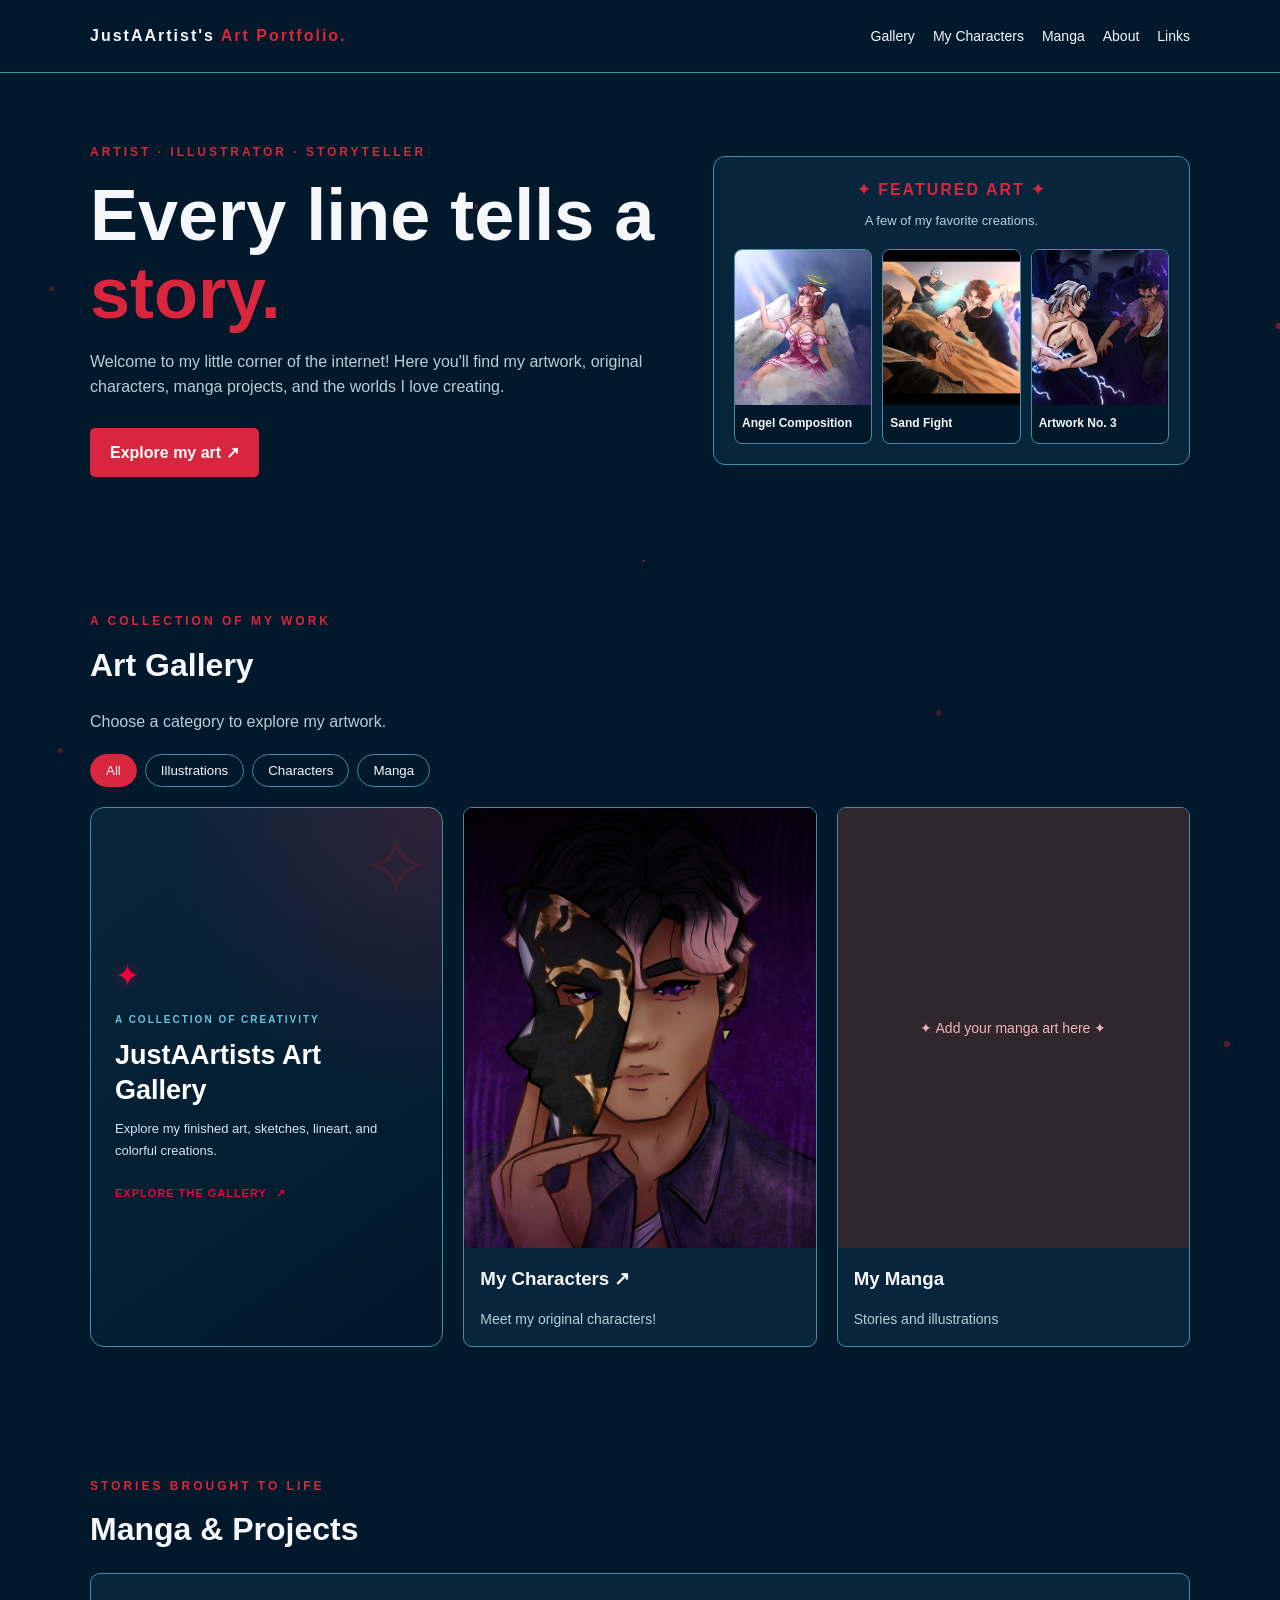
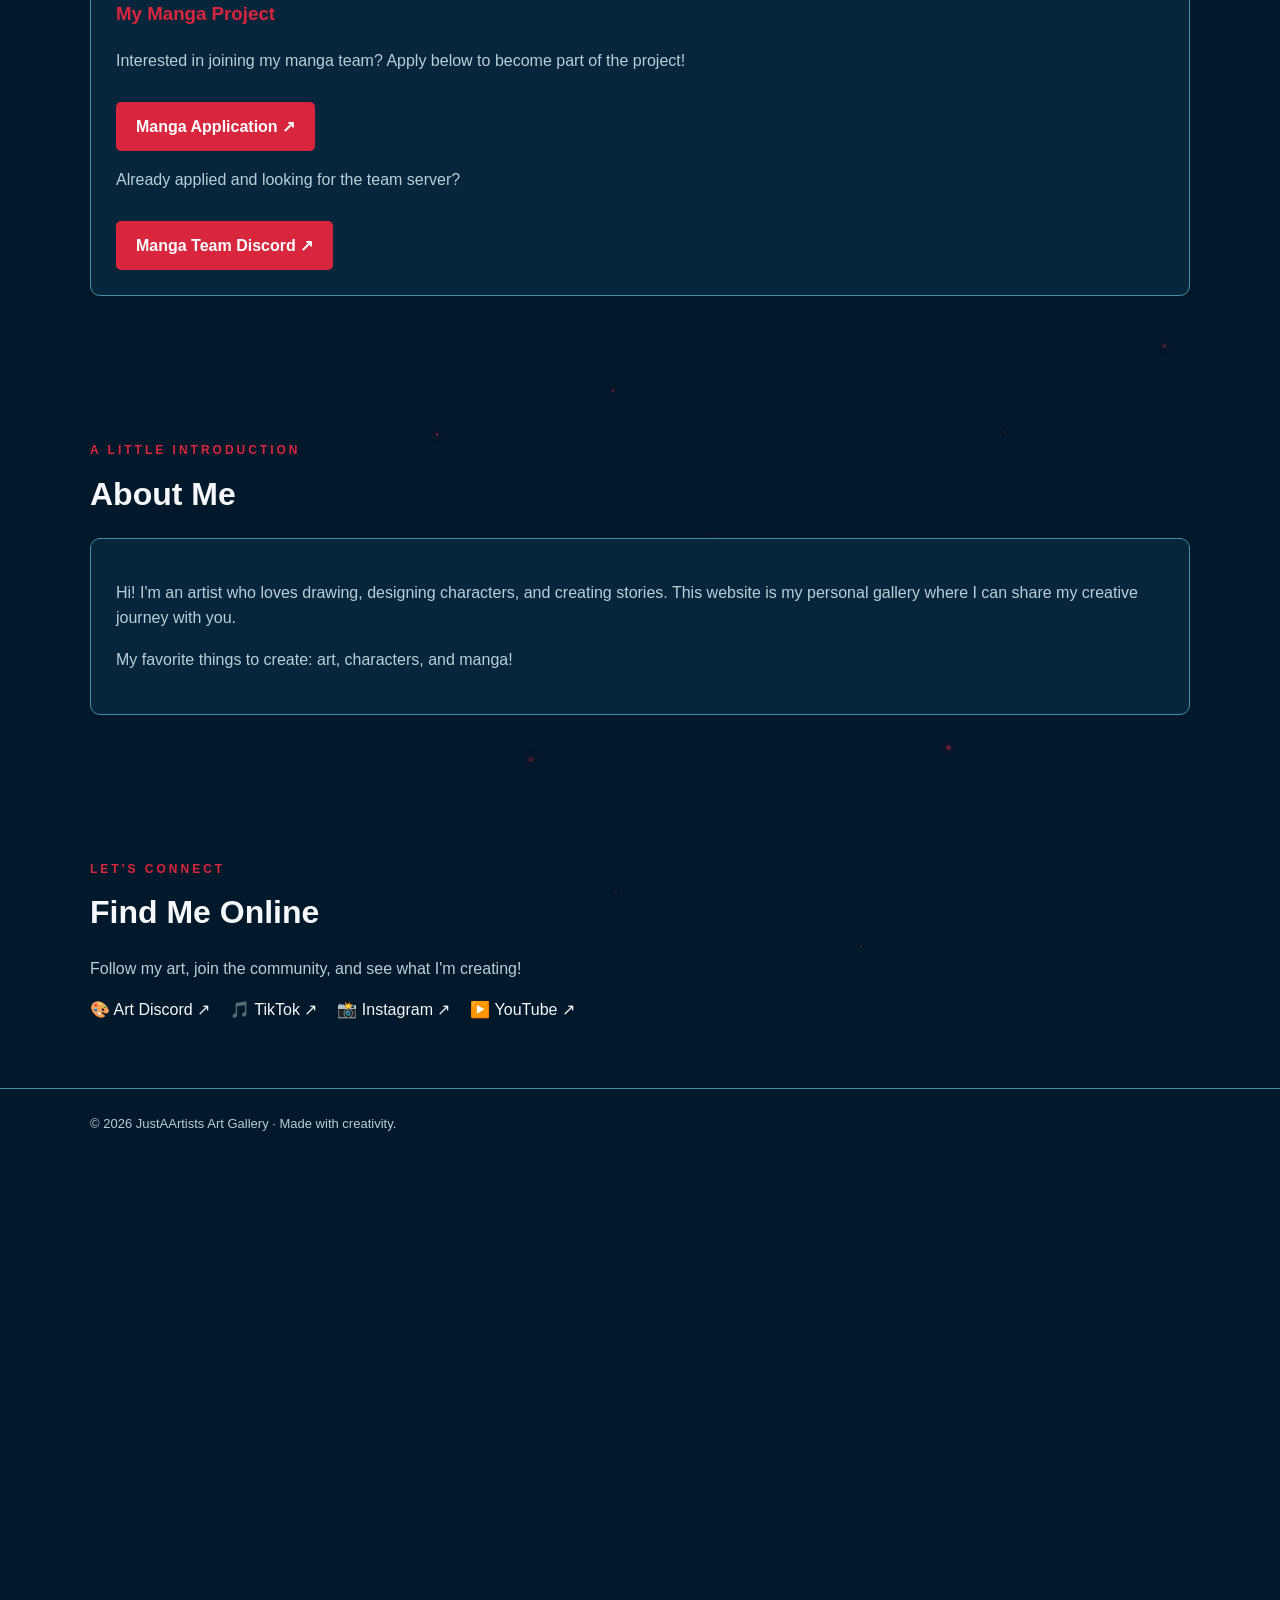
<file: index.html>
<!DOCTYPE html>
<html lang="en">
<head>
  <meta charset="UTF-8">
  <meta name="viewport" content="width=device-width, initial-scale=1">
  <title>JustAArtists Art Gallery</title>

  <style>
    :root {
      --background: #02182B;
      --card: #08263B;
      --text: #F5F7FA;
      --muted: #B7CEDA;
      --red: #D7263D;
      --border: #448FA3;
      --accent: #68C5DB;

      --sky-blue: #68C5DB;
      --pacific-cyan: #448FA3;
      --dodger-blue: #0197F6;
      --classic-crimson: #D7263D;
      --prussian-blue: #02182B;
      --bright-crimson: #F2003C;
      --dark-red: #7C0A02;
      --vivid-red: #ED2939;
      --deep-burgundy: #58111A;
    }

    * {
      box-sizing: border-box;
    }

    html {
      scroll-behavior: smooth;
    }

    body {
      margin: 0;
      background: var(--background);
      color: var(--text);
      font-family: Arial, sans-serif;
      line-height: 1.6;
    }

    a {
      color: inherit;
      text-decoration: none;
    }

    .container {
      width: 90%;
      max-width: 1100px;
      margin: auto;
    }

    header {
      position: sticky;
      top: 0;
      z-index: 10;
      background: var(--background);
      border-bottom: 1px solid var(--border);
    }

    nav {
      min-height: 72px;
      display: flex;
      align-items: center;
      justify-content: space-between;
      gap: 20px;
    }

    .logo {
      font-weight: bold;
      letter-spacing: 2px;
    }

    .logo span,
    .red {
      color: var(--red);
    }

    .nav-links {
      display: flex;
      flex-wrap: wrap;
      gap: 18px;
      font-size: 14px;
    }

    .nav-links a:hover,
    .socials a:hover {
      color: var(--red);
    }

    .hero {
      min-height: 430px;
      padding-top: 70px;
      padding-bottom: 70px;
      display: grid;
      grid-template-columns: 1.1fr 0.9fr;
      align-items: center;
      gap: 40px;
    }

    .eyebrow {
      color: var(--red);
      text-transform: uppercase;
      letter-spacing: 3px;
      font-size: 12px;
      font-weight: bold;
    }

    h1 {
      font-size: clamp(42px, 7vw, 72px);
      line-height: 1.08;
      margin: 15px 0;
    }

    h2 {
      font-size: 32px;
      margin: 8px 0 18px;
    }

    h3 {
      margin-top: 0;
    }

    p {
      color: var(--muted);
    }

    .button {
      display: inline-block;
      padding: 12px 20px;
      margin-top: 12px;
      border-radius: 5px;
      background: var(--red);
      color: white;
      font-weight: bold;
    }

    .button:hover {
      opacity: 0.85;
    }

    /* Featured artwork on the homepage */
    .hero-art {
      min-height: 300px;
      padding: 20px;
      border: 1px solid var(--border);
      border-radius: 12px;
      background: var(--card);
      display: flex;
      align-items: center;
      justify-content: center;
      text-align: center;
    }

    .featured-content {
      width: 100%;
      min-width: 0;
    }

    .featured-title {
      font-weight: bold;
      letter-spacing: 2px;
    }

    .featured-subtitle {
      margin: 8px 0 18px;
      font-size: 13px;
    }

    .featured-grid {
      display: grid;
      grid-template-columns: repeat(3, minmax(0, 1fr));
      gap: 10px;
      text-align: left;
    }

    .featured-card {
      display: block;
      min-width: 0;
      overflow: hidden;
      border: 1px solid var(--border);
      border-radius: 8px;
      background: var(--background);
      transition: transform 0.2s ease, border-color 0.2s ease;
    }

    .featured-card:hover {
      transform: translateY(-4px);
      border-color: var(--red);
    }

    .featured-card img {
      display: block;
      width: 100%;
      height: 155px;
      object-fit: cover;
    }

    .featured-card span {
      display: block;
      padding: 9px 7px;
      color: var(--text);
      font-size: 12px;
      font-weight: bold;
      overflow-wrap: anywhere;
    }

    /* Main gallery section */
    section {
      padding: 65px 0;
      scroll-margin-top: 75px;
    }

    .section-heading {
      margin-bottom: 25px;
    }

    .filters {
      display: flex;
      flex-wrap: wrap;
      gap: 8px;
      margin: 20px 0;
    }

    .filters button {
      padding: 8px 15px;
      color: var(--text);
      background: transparent;
      border: 1px solid var(--border);
      border-radius: 20px;
      cursor: pointer;
    }

    .filters button.active,
    .filters button:hover {
      background: var(--red);
      border-color: var(--red);
    }

    .gallery {
      display: grid;
      grid-template-columns: repeat(3, minmax(0, 1fr));
      gap: 20px;
      align-items: stretch;
    }

    .art-card {
      min-width: 0;
      overflow: hidden;
      background: var(--card);
      border: 1px solid var(--border);
      border-radius: 9px;
    }

    .art-card[hidden] {
      display: none;
    }

    .art-image {
      aspect-ratio: 4 / 5;
      display: flex;
      align-items: center;
      justify-content: center;
      padding: 20px;
      text-align: center;
      background: #30272d;
      color: #f2b2bc;
    }

    .art-image span {
      font-size: 14px;
    }

    .art-info {
      padding: 16px;
    }

    .art-info h3 {
      margin: 0;
    }

    .art-info p {
      margin-bottom: 0;
      font-size: 14px;
    }

    /* JustAArtists Art Gallery link card */
    .dictionary-card {
      display: flex;
      flex-direction: column;
      align-items: flex-start;
      justify-content: center;
      min-width: 0;
      min-height: 100%;
      padding: 24px;
      color: var(--text);
      background:
        radial-gradient(
          circle at 100% 0%,
          rgba(215, 38, 61, 0.2),
          transparent 45%
        ),
        linear-gradient(145deg, #08263B, #02182B);
      border: 1px solid var(--border);
      border-radius: 14px;
      position: relative;
      overflow: hidden;
      transition:
        transform 0.25s ease,
        border-color 0.25s ease,
        box-shadow 0.25s ease;
    }

    .dictionary-card::after {
      content: "✧";
      position: absolute;
      right: 10px;
      top: 8px;
      font-size: 85px;
      line-height: 1.2;
      color: var(--red);
      opacity: 0.15;
      pointer-events: none;
    }

    .dictionary-card:hover {
      transform: translateY(-5px);
      border-color: var(--bright-crimson);
      box-shadow: 0 8px 25px rgba(242, 0, 60, 0.2);
    }

    .dictionary-card:focus-visible {
      outline: 2px solid var(--accent);
      outline-offset: 4px;
    }

    .dictionary-icon {
      color: var(--bright-crimson);
      font-size: 30px;
      margin-bottom: 12px;
      text-shadow: 0 0 15px rgba(242, 0, 60, 0.5);
    }

    .dictionary-label {
      color: var(--accent);
      font-size: 10px;
      font-weight: bold;
      letter-spacing: 2px;
    }

    .dictionary-card h3 {
      color: #FFFFFF;
      font-size: clamp(20px, 2.2vw, 27px);
      line-height: 1.3;
      overflow-wrap: anywhere;
      margin: 10px 0;
    }

    .dictionary-card p {
      color: #D5E5EF;
      font-size: 13px;
      line-height: 1.7;
      margin: 0 0 22px;
    }

    .dictionary-link {
      color: var(--bright-crimson);
      font-size: 11px;
      font-weight: bold;
      letter-spacing: 1px;
    }

    .dictionary-link span {
      display: inline-block;
      margin-left: 5px;
      transition: transform 0.2s ease;
    }

    .dictionary-card:hover .dictionary-link span {
      transform: translate(4px, -3px);
    }

    .project {
      padding: 25px;
      margin-bottom: 15px;
      border: 1px solid var(--border);
      border-radius: 10px;
      background: var(--card);
    }

    .socials {
      display: flex;
      flex-wrap: wrap;
      gap: 20px;
    }

    footer {
      padding: 25px 0;
      border-top: 1px solid var(--border);
      color: var(--muted);
      font-size: 13px;
    }

    @media (max-width: 700px) {
      nav {
        padding: 16px 0;
        align-items: flex-start;
        flex-direction: column;
      }

      .hero {
        grid-template-columns: 1fr;
        padding-top: 45px;
      }

      .gallery {
        grid-template-columns: repeat(2, minmax(0, 1fr));
        gap: 12px;
      }
    }

    @media (max-width: 500px) {
      .featured-grid {
        grid-template-columns: 1fr;
      }

      .featured-card img {
        height: 220px;
      }
    }

    @media (max-width: 430px) {
      .gallery {
        grid-template-columns: 1fr;
      }
    }
    
/* ===== JUSTAARTIST ANIMATIONS ===== */

/* Artwork cards gently lift and glow */
.art-card,
.artwork-card,
.gallery-item,
.featured-grid > *,
.hero-art {
  transition:
    transform 0.3s ease,
    box-shadow 0.3s ease,
    filter 0.3s ease;
}

@media (hover: hover) {
  .art-card:hover,
  .artwork-card:hover,
  .gallery-item:hover,
  .featured-grid > *:hover,
  .hero-art:hover {
    transform: translateY(-6px) scale(1.02);
    box-shadow: 0 8px 28px rgba(215, 38, 61, 0.28);
  }
}

/* Crimson glow for buttons */
button,
.btn,
.button,
a.button {
  transition:
    box-shadow 0.3s ease,
    transform 0.3s ease,
    background-color 0.3s ease;
}

@media (hover: hover) {
  button:hover,
  .btn:hover,
  .button:hover,
  a.button:hover {
    box-shadow: 0 0 18px rgba(215, 38, 61, 0.45);
    transform: translateY(-2px);
  }
}

/* Smooth entrance when scrolling */
.reveal-on-scroll {
  opacity: 0;
  transform: translateY(22px);
  transition:
    opacity 0.7s ease,
    transform 0.7s ease;
}

.reveal-on-scroll.is-visible {
  opacity: 1;
  transform: translateY(0);
}

/* Respect visitors who prefer reduced motion */
@media (prefers-reduced-motion: reduce) {
  *,
  *::before,
  *::after {
    animation-duration: 0.01ms !important;
    animation-iteration-count: 1 !important;
    scroll-behavior: auto !important;
    transition-duration: 0.01ms !important;
  }

  .reveal-on-scroll {
    opacity: 1;
    transform: none;
  }
}

@keyframes crimsonFloat {
  0% {
    transform: translate3d(0, 15vh, 0);
  }
  50% {
    transform: translate3d(18px, -8vh, 0);
  }
  100% {
    transform: translate3d(-12px, -30vh, 0);
  }
}


/* ===== SMOOTH CRIMSON PAGE TRANSITION ===== */

#page-transition {
  position: fixed;
  inset: 0;
  z-index: 99999;
  pointer-events: none;
  background:
    radial-gradient(circle at 50% 50%,
      rgba(215, 38, 61, 0.22),
      transparent 55%),
    #02182B;

  transform: translateY(100%);
  visibility: hidden;
  transition:
    transform 0.55s cubic-bezier(0.76, 0, 0.24, 1),
    visibility 0s linear 0.55s;
}

#page-transition::after {
  content: "";
  position: absolute;
  inset: -20%;
  background: radial-gradient(
    ellipse at center,
    rgba(215, 38, 61, 0.35),
    transparent 60%
  );
  transform: scale(0.65);
  opacity: 0;
  transition:
    transform 0.65s ease,
    opacity 0.45s ease;
}

#page-transition.active {
  transform: translateY(0);
  visibility: visible;
  transition:
    transform 0.55s cubic-bezier(0.76, 0, 0.24, 1),
    visibility 0s;
}

#page-transition.active::after {
  transform: scale(1.15);
  opacity: 1;
}

/* New page arrives smoothly */

body.page-entering {
  animation: pageArrive 0.75s cubic-bezier(0.22, 1, 0.36, 1) both;
}

@keyframes pageArrive {
  from {
    opacity: 0;
    transform: translateY(18px) scale(0.99);
    filter: blur(3px);
  }

  to {
    opacity: 1;
    transform: translateY(0) scale(1);
    filter: blur(0);
  }
}

@media (prefers-reduced-motion: reduce) {
  #page-transition,
  #page-transition::after {
    transition: none !important;
  }

  body.page-entering {
    animation: none !important;
  }
}


  </style>
</head>

<body>
  <header>
    <nav class="container">
      <a class="logo" href="#home">JustAArtist's <span>Art Portfolio.</span></a>

      <div class="nav-links">
        <a href="#gallery">Gallery</a>
        <a href="characters.html">My Characters</a>
        <a href="#manga">Manga</a>
        <a href="#about">About</a>
        <a href="#links">Links</a>
      </div>
    </nav>
  </header>

  <main>
    <section class="hero container" id="home">
      <div>
        <div class="eyebrow">Artist · Illustrator · Storyteller</div>

        <h1>Every line tells a <span class="red">story.</span></h1>

        <p>
          Welcome to my little corner of the internet!
          Here you'll find my artwork, original characters,
          manga projects, and the worlds I love creating.
        </p>

        <a class="button" href="#gallery">Explore my art ↗</a>
      </div>

      <div class="hero-art">
        <div class="featured-content">
          <div class="red featured-title">✦ FEATURED ART ✦</div>
          <p class="featured-subtitle">A few of my favorite creations.</p>

          <div class="featured-grid">
            <a class="featured-card" href="artwork.html">
              <img src="images/angelcomp.webp" alt="Angel composition artwork">
              <span>Angel Composition</span>
            </a>

            <a class="featured-card" href="artwork.html">
              <img src="images/sand%20fight.webp" alt="Sand fight artwork">
              <span>Sand Fight</span>
            </a>

            <a class="featured-card" href="artwork.html">
              <img src="images/IMG_4587.webp" alt="Featured artwork">
              <span>Artwork No. 3</span>
            </a>
          </div>
        </div>
      </div>
    </section>

    <section class="container" id="gallery">
      <div class="eyebrow">A collection of my work</div>
      <h2>Art Gallery</h2>
      <p>Choose a category to explore my artwork.</p>

      <div class="filters">
        <button class="active" data-filter="all">All</button>
        <button data-filter="art">Illustrations</button>
        <button data-filter="oc">Characters</button>
        <button data-filter="manga">Manga</button>
      </div>

      <div class="gallery">

        <a href="artwork.html" class="dictionary-card" data-category="art">
          <span class="dictionary-icon">✦</span>
          <span class="dictionary-label">A COLLECTION OF CREATIVITY</span>
          <h3>JustAArtists Art Gallery</h3>
          <p>Explore my finished art, sketches, lineart, and colorful creations.</p>
          <span class="dictionary-link">EXPLORE THE GALLERY <span>↗</span></span>
        </a>

        <a href="characters.html" class="art-card" data-category="oc" style="text-decoration: none; color: inherit; display: block;">
          <div class="art-image" style="padding: 0;">
            <img
              src="images/my-oc.png.webp"
              alt="My original character artwork"
              style="width: 100%; height: 100%; object-fit: cover; display: block;"
            >
          </div>
          <div class="art-info">
            <h3>My Characters ↗</h3>
            <p>Meet my original characters!</p>
          </div>
        </a>

        <article class="art-card" data-category="manga">
          <div class="art-image">
            <span>✦ Add your manga art here ✦</span>
          </div>
          <div class="art-info">
            <h3>My Manga</h3>
            <p>Stories and illustrations</p>
          </div>
        </article>

      </div>
    </section>

    <section class="container" id="manga">
      <div class="eyebrow">Stories brought to life</div>
      <h2>Manga & Projects</h2>

      <div class="project">
        <h3 class="red">My Manga Project</h3>

        <p>
          Interested in joining my manga team?
          Apply below to become part of the project!
        </p>

        <a
          class="button"
          href="https://docs.google.com/forms/d/e/1FAIpQLSfQSU0e-mc-p4hLrnikleN2dvdGvgxf13A6XtRKxFYkV7ySkw/viewform?usp=header"
          target="_blank"
          rel="noopener noreferrer"
        >
          Manga Application ↗
        </a>

        <p>Already applied and looking for the team server?</p>

        <a
          class="button"
          href="https://discord.gg/raSsnyus7G"
          target="_blank"
          rel="noopener noreferrer"
        >
          Manga Team Discord ↗
        </a>
      </div>
    </section>

    <section class="container" id="about">
      <div class="eyebrow">A little introduction</div>
      <h2>About Me</h2>

      <div class="project">
        <p>
          Hi! I'm an artist who loves drawing, designing characters,
          and creating stories. This website is my personal gallery
          where I can share my creative journey with you.
        </p>
        <p>My favorite things to create: art, characters, and manga!</p>
      </div>
    </section>

    <section class="container" id="links">
      <div class="eyebrow">Let's connect</div>
      <h2>Find Me Online</h2>

      <p>
        Follow my art, join the community, and see what I'm creating!
      </p>

      <div class="socials">
        <a
          href="https://discord.gg/HhaFEVPvSy"
          target="_blank"
          rel="noopener noreferrer"
        >
          🎨 Art Discord ↗
        </a>

        <a
          href="https://www.tiktok.com/@justaartistxo?is_from_webapp=1&sender_device=pc"
          target="_blank"
          rel="noopener noreferrer"
        >
          🎵 TikTok ↗
        </a>

        <a
          href="https://www.instagram.com/justaarrist/?hl=en"
          target="_blank"
          rel="noopener noreferrer"
        >
          📸 Instagram ↗
        </a>

        <a
          href="https://www.youtube.com/@JustAArtist_XO"
          target="_blank"
          rel="noopener noreferrer"
        >
          ▶️ YouTube ↗
        </a>
      </div>
    </section>
  </main>

  <footer>
    <div class="container">
      © <span id="year"></span> JustAArtists Art Gallery · Made with creativity.
    </div>
  </footer>

  <script>
    const buttons = document.querySelectorAll("[data-filter]");
    const cards = document.querySelectorAll(".gallery [data-category]");

    buttons.forEach(button => {
      button.addEventListener("click", () => {
        const category = button.dataset.filter;

        buttons.forEach(item => item.classList.remove("active"));
        button.classList.add("active");

        cards.forEach(card => {
          card.hidden =
            category !== "all" &&
            card.dataset.category !== category;
        });
      });
    });

    document.getElementById("year").textContent =
      new Date().getFullYear();
  </script>
  
<script>
// ===== SCROLL FADE-IN =====
document.addEventListener("DOMContentLoaded", () => {
  const items = document.querySelectorAll(
    "section, .featured-content, .featured-grid, .hero-art, .art-card, .artwork-card, .gallery-item"
  );

  // If reduced motion is preferred, show everything immediately.
  if (window.matchMedia("(prefers-reduced-motion: reduce)").matches) {
    return;
  }

  // Older browsers without IntersectionObserver should show everything.
  if (!("IntersectionObserver" in window)) {
    return;
  }

  const observer = new IntersectionObserver((entries) => {
    entries.forEach((entry) => {
      if (entry.isIntersecting) {
        entry.target.classList.add("is-visible");
        observer.unobserve(entry.target);
      }
    });
  }, {
    threshold: 0.12
  });

  items.forEach((item) => {
    item.classList.add("reveal-on-scroll");
    observer.observe(item);
  });
});
</script>

<script>
// ===== FLOATING CRIMSON PARTICLES =====
document.addEventListener("DOMContentLoaded", () => {
  if (window.matchMedia("(prefers-reduced-motion: reduce)").matches) {
    return;
  }

  const layer = document.createElement("div");
  layer.id = "crimson-particles";
  layer.setAttribute("aria-hidden", "true");

  Object.assign(layer.style, {
    position: "fixed",
    inset: "0",
    overflow: "hidden",
    pointerEvents: "none",
    zIndex: "0"
  });

  // Keep the website content above the particles.
  document.body.insertBefore(layer, document.body.firstChild);

  for (let i = 0; i < 24; i++) {
    const particle = document.createElement("span");

    const size = Math.random() * 4 + 2;
    const duration = Math.random() * 12 + 10;
    const delay = Math.random() * -20;

    Object.assign(particle.style, {
      position: "absolute",
      left: Math.random() * 100 + "%",
      top: Math.random() * 100 + "%",
      width: size + "px",
      height: size + "px",
      borderRadius: "50%",
      background: "#D7263D",
      boxShadow: "0 0 10px rgba(215, 38, 61, 0.7)",
      opacity: String(Math.random() * 0.45 + 0.15),
      animation: `crimsonFloat ${duration}s ${delay}s linear infinite`
    });

    layer.appendChild(particle);
  }
});
</script>


<script>
document.addEventListener("DOMContentLoaded", () => {
  // Animate the arrival on every page
  if (!window.matchMedia("(prefers-reduced-motion: reduce)").matches) {
    document.body.classList.add("page-entering");
  }

  // Create the transition overlay
  let overlay = document.getElementById("page-transition");

  if (!overlay) {
    overlay = document.createElement("div");
    overlay.id = "page-transition";
    overlay.setAttribute("aria-hidden", "true");
    document.body.appendChild(overlay);
  }

  document.addEventListener("click", (event) => {
    const link = event.target.closest("a");

    if (!link || !link.href) return;

    if (
      event.defaultPrevented ||
      event.button !== 0 ||
      event.metaKey ||
      event.ctrlKey ||
      event.shiftKey ||
      event.altKey ||
      link.target === "_blank" ||
      link.hasAttribute("download")
    ) return;

    const destination = new URL(link.href, location.href);

    // Leave external links and non-HTML links alone
    if (destination.origin !== location.origin) return;
    if (!/\.html?$/i.test(destination.pathname)) return;

    // Don't animate links that only jump to a section
    if (
      destination.pathname === location.pathname &&
      destination.search === location.search &&
      destination.hash
    ) return;

    if (window.matchMedia("(prefers-reduced-motion: reduce)").matches) {
      location.href = destination.href;
      return;
    }

    event.preventDefault();
    overlay.classList.add("active");

    // Wait for the outgoing animation to finish
    setTimeout(() => {
      location.href = destination.href;
    }, 550);
  });
});
</script>


</body>
</html>
</file>
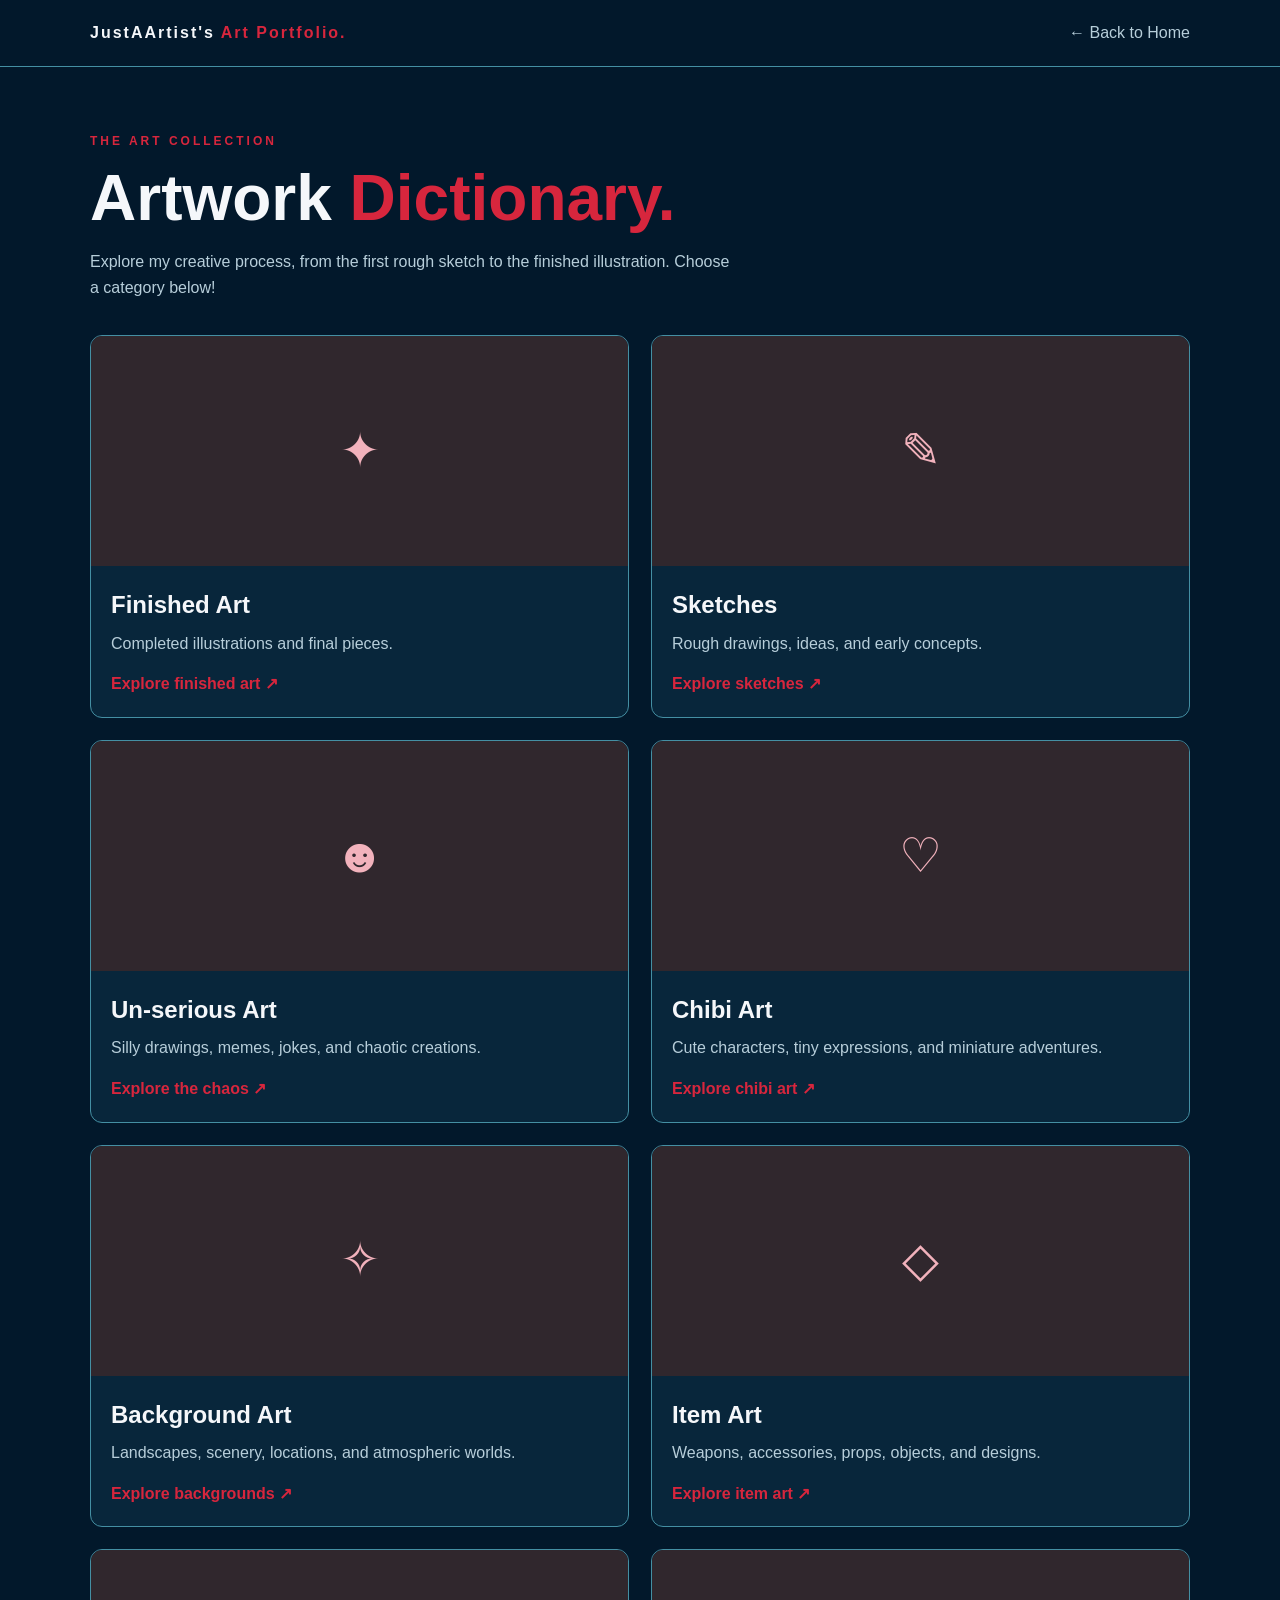
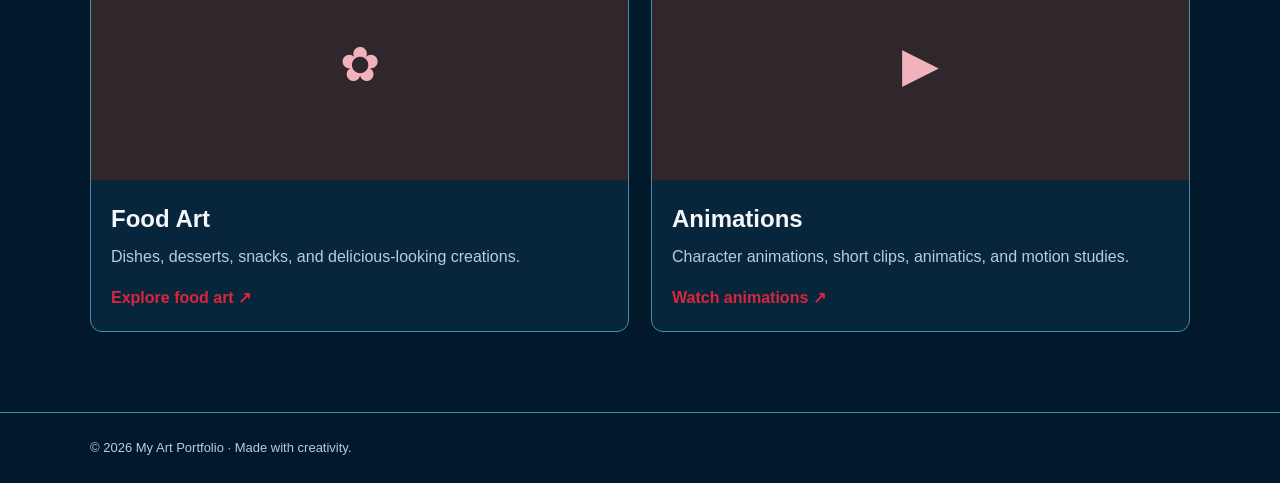
<file: artwork.html>
<!DOCTYPE html>
<html lang="en">
<head>
  <meta charset="UTF-8">
  <meta name="viewport" content="width=device-width, initial-scale=1">
  <title>Artwork Dictionary | JustAArtist</title>

  <style>
    :root {
      --background: #02182B;
      --card: #08263B;
      --text: #F5F7FA;
      --muted: #B7CEDA;
      --red: #D7263D;
      --border: #448FA3;
      --accent: #68C5DB;
    }

    * {
      box-sizing: border-box;
    }

    body {
      margin: 0;
      background: var(--background);
      color: var(--text);
      font-family: Arial, sans-serif;
      line-height: 1.6;
    }

    a {
      color: inherit;
      text-decoration: none;
    }

    .container {
      width: 90%;
      max-width: 1100px;
      margin: auto;
    }

    header {
      border-bottom: 1px solid var(--border);
      padding: 20px 0;
    }

    nav {
      display: flex;
      justify-content: space-between;
      align-items: center;
      gap: 15px;
      flex-wrap: wrap;
    }

    .logo {
      font-weight: bold;
      letter-spacing: 2px;
    }

    .red {
      color: var(--red);
    }

    .back {
      color: var(--muted);
    }

    .back:hover {
      color: var(--red);
    }

    main {
      padding-top: 65px;
      padding-bottom: 80px;
    }

    .eyebrow {
      color: var(--red);
      text-transform: uppercase;
      letter-spacing: 3px;
      font-size: 12px;
      font-weight: bold;
    }

    h1 {
      font-size: clamp(38px, 6vw, 64px);
      line-height: 1.1;
      margin: 12px 0;
    }

    .intro {
      color: var(--muted);
      max-width: 650px;
      margin-bottom: 35px;
    }

    .gallery {
      display: grid;
      grid-template-columns: repeat(2, minmax(0, 1fr));
      gap: 22px;
    }

    .art-category {
      background: var(--card);
      border: 1px solid var(--border);
      border-radius: 12px;
      overflow: hidden;
      transition: transform 0.2s, border-color 0.2s;
    }

    .art-category:hover {
      transform: translateY(-5px);
      border-color: var(--red);
    }

    .category-image {
      min-height: 230px;
      display: flex;
      align-items: center;
      justify-content: center;
      text-align: center;
      background: #30272d;
      color: #f2b2bc;
      font-size: 48px;
    }

    .category-info {
      padding: 20px;
    }

    .category-info h2 {
      margin: 0 0 6px;
      font-size: 24px;
    }

    .category-info p {
      color: var(--muted);
      margin: 0;
    }

    .open-link {
      display: inline-block;
      margin-top: 15px;
      color: var(--red);
      font-weight: bold;
    }

    footer {
      border-top: 1px solid var(--border);
      padding: 25px 0;
      color: var(--muted);
      font-size: 13px;
    }

    @media (max-width: 600px) {
      .gallery {
        grid-template-columns: 1fr;
      }

      .category-image {
        min-height: 190px;
      }
    }
  </style>
  <link rel="stylesheet" href="page-transitions.css">
<script src="page-transitions.js" defer></script>
</head>

<body>
  <header>
    <nav class="container">
      <a class="logo" href="index.html">
        JustAArtist's <span class="red">Art Portfolio.</span>
      </a>
      <a class="back" href="index.html">← Back to Home</a>
    </nav>
  </header>

  <main class="container">
    <div class="eyebrow">The art collection</div>
    <h1>Artwork <span class="red">Dictionary.</span></h1>

    <p class="intro">
      Explore my creative process, from the first rough sketch
      to the finished illustration. Choose a category below!
    </p>

    <div class="gallery">

      <a class="art-category" href="finished.html">
        <div class="category-image">✦</div>
        <div class="category-info">
          <h2>Finished Art</h2>
          <p>Completed illustrations and final pieces.</p>
          <span class="open-link">Explore finished art ↗</span>
        </div>
      </a>

      <a class="art-category" href="sketches.html">
        <div class="category-image">✎</div>
        <div class="category-info">
          <h2>Sketches</h2>
          <p>Rough drawings, ideas, and early concepts.</p>
          <span class="open-link">Explore sketches ↗</span>
        </div>
      </a>

      <a class="art-category" href="unserious-art.html">
        <div class="category-image">☻</div>
        <div class="category-info">
          <h2>Un-serious Art</h2>
          <p>Silly drawings, memes, jokes, and chaotic creations.</p>
          <span class="open-link">Explore the chaos ↗</span>
        </div>
      </a>

      <a class="art-category" href="chibi.html">
        <div class="category-image">♡</div>
        <div class="category-info">
          <h2>Chibi Art</h2>
          <p>Cute characters, tiny expressions, and miniature adventures.</p>
          <span class="open-link">Explore chibi art ↗</span>
        </div>
      </a>

      <a class="art-category" href="background-art.html">
        <div class="category-image">✧</div>
        <div class="category-info">
          <h2>Background Art</h2>
          <p>Landscapes, scenery, locations, and atmospheric worlds.</p>
          <span class="open-link">Explore backgrounds ↗</span>
        </div>
      </a>

      <a class="art-category" href="item-art.html">
        <div class="category-image">◇</div>
        <div class="category-info">
          <h2>Item Art</h2>
          <p>Weapons, accessories, props, objects, and designs.</p>
          <span class="open-link">Explore item art ↗</span>
        </div>
      </a>

      <a class="art-category" href="food-art.html">
        <div class="category-image">✿</div>
        <div class="category-info">
          <h2>Food Art</h2>
          <p>Dishes, desserts, snacks, and delicious-looking creations.</p>
          <span class="open-link">Explore food art ↗</span>
        </div>
      </a>

      <a class="art-category" href="animations.html">
        <div class="category-image">▶</div>
        <div class="category-info">
          <h2>Animations</h2>
          <p>Character animations, short clips, animatics, and motion studies.</p>
          <span class="open-link">Watch animations ↗</span>
        </div>
      </a>

    </div>
  </main>

  <footer>
    <div class="container">
      © <span id="year"></span> My Art Portfolio · Made with creativity.
    </div>
  </footer>

  <script>
    document.getElementById("year").textContent =
      new Date().getFullYear();
  </script>
</body>
</html>
</file>
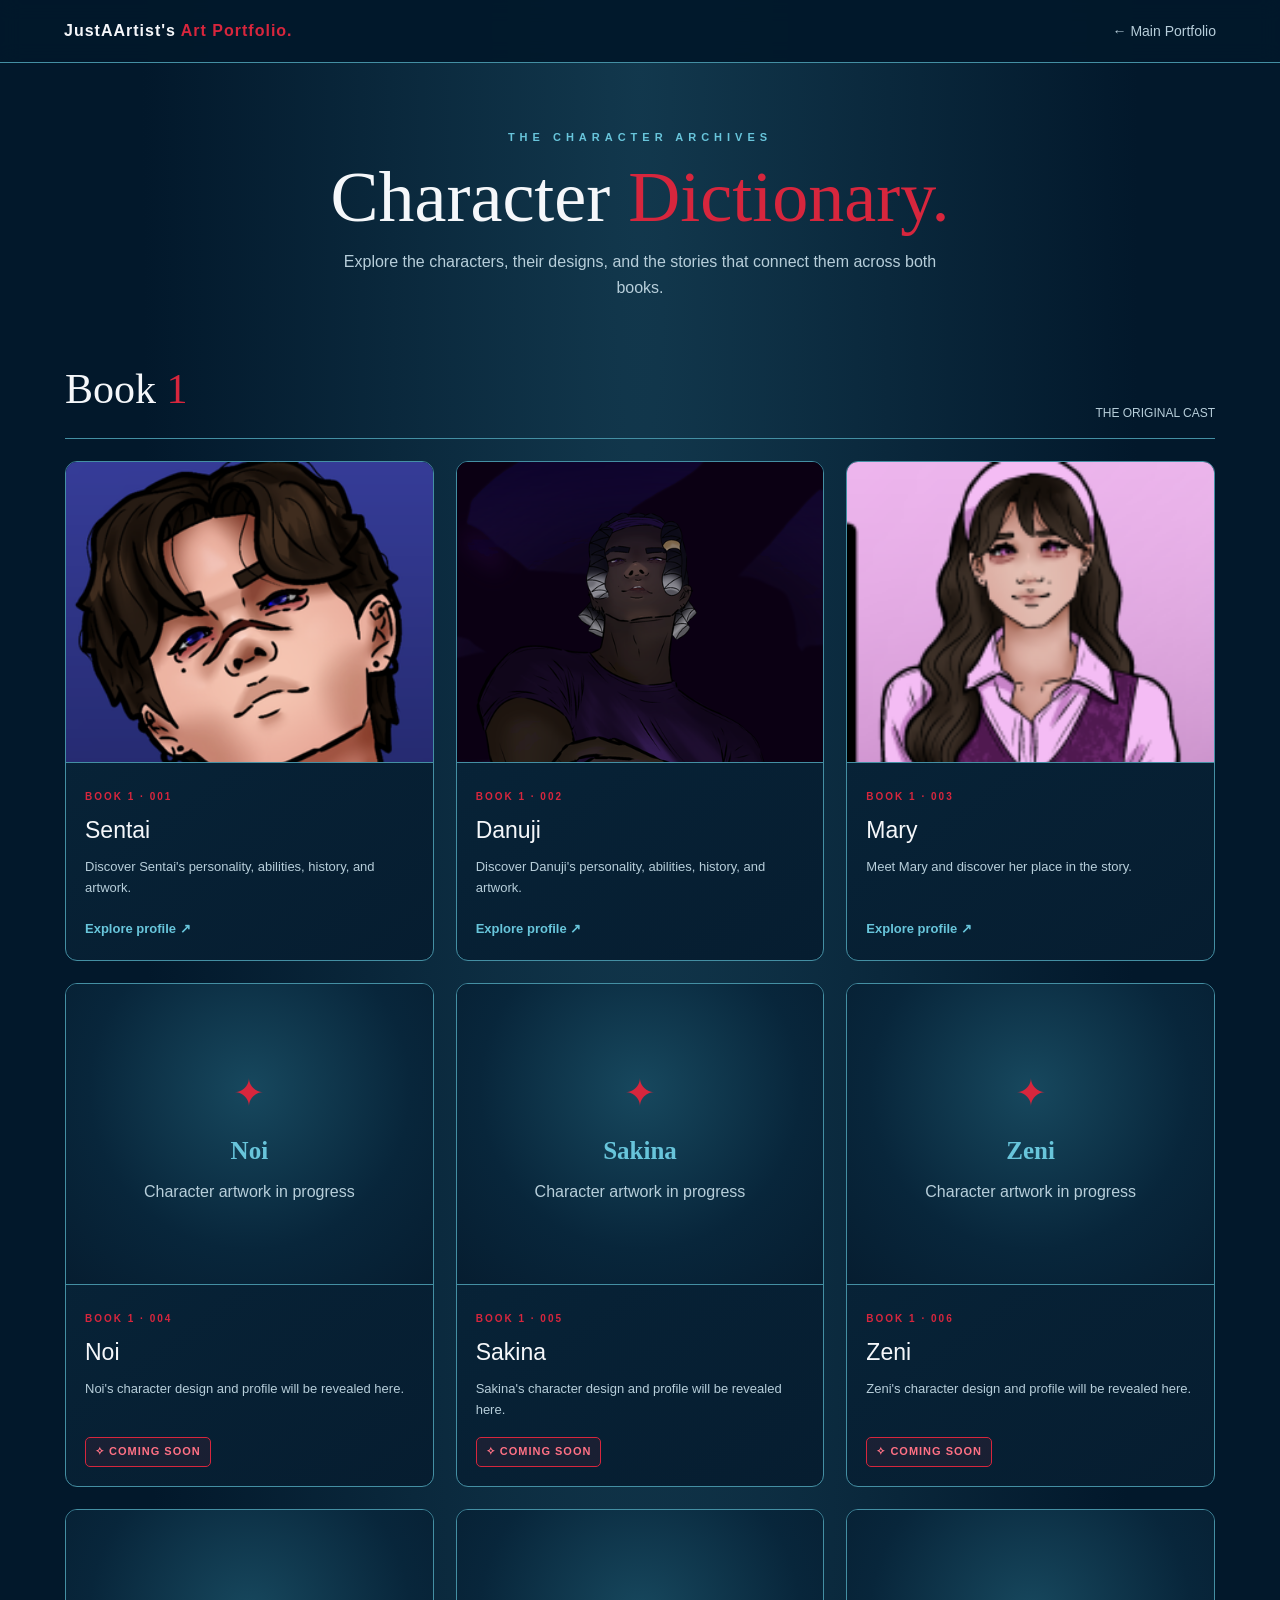
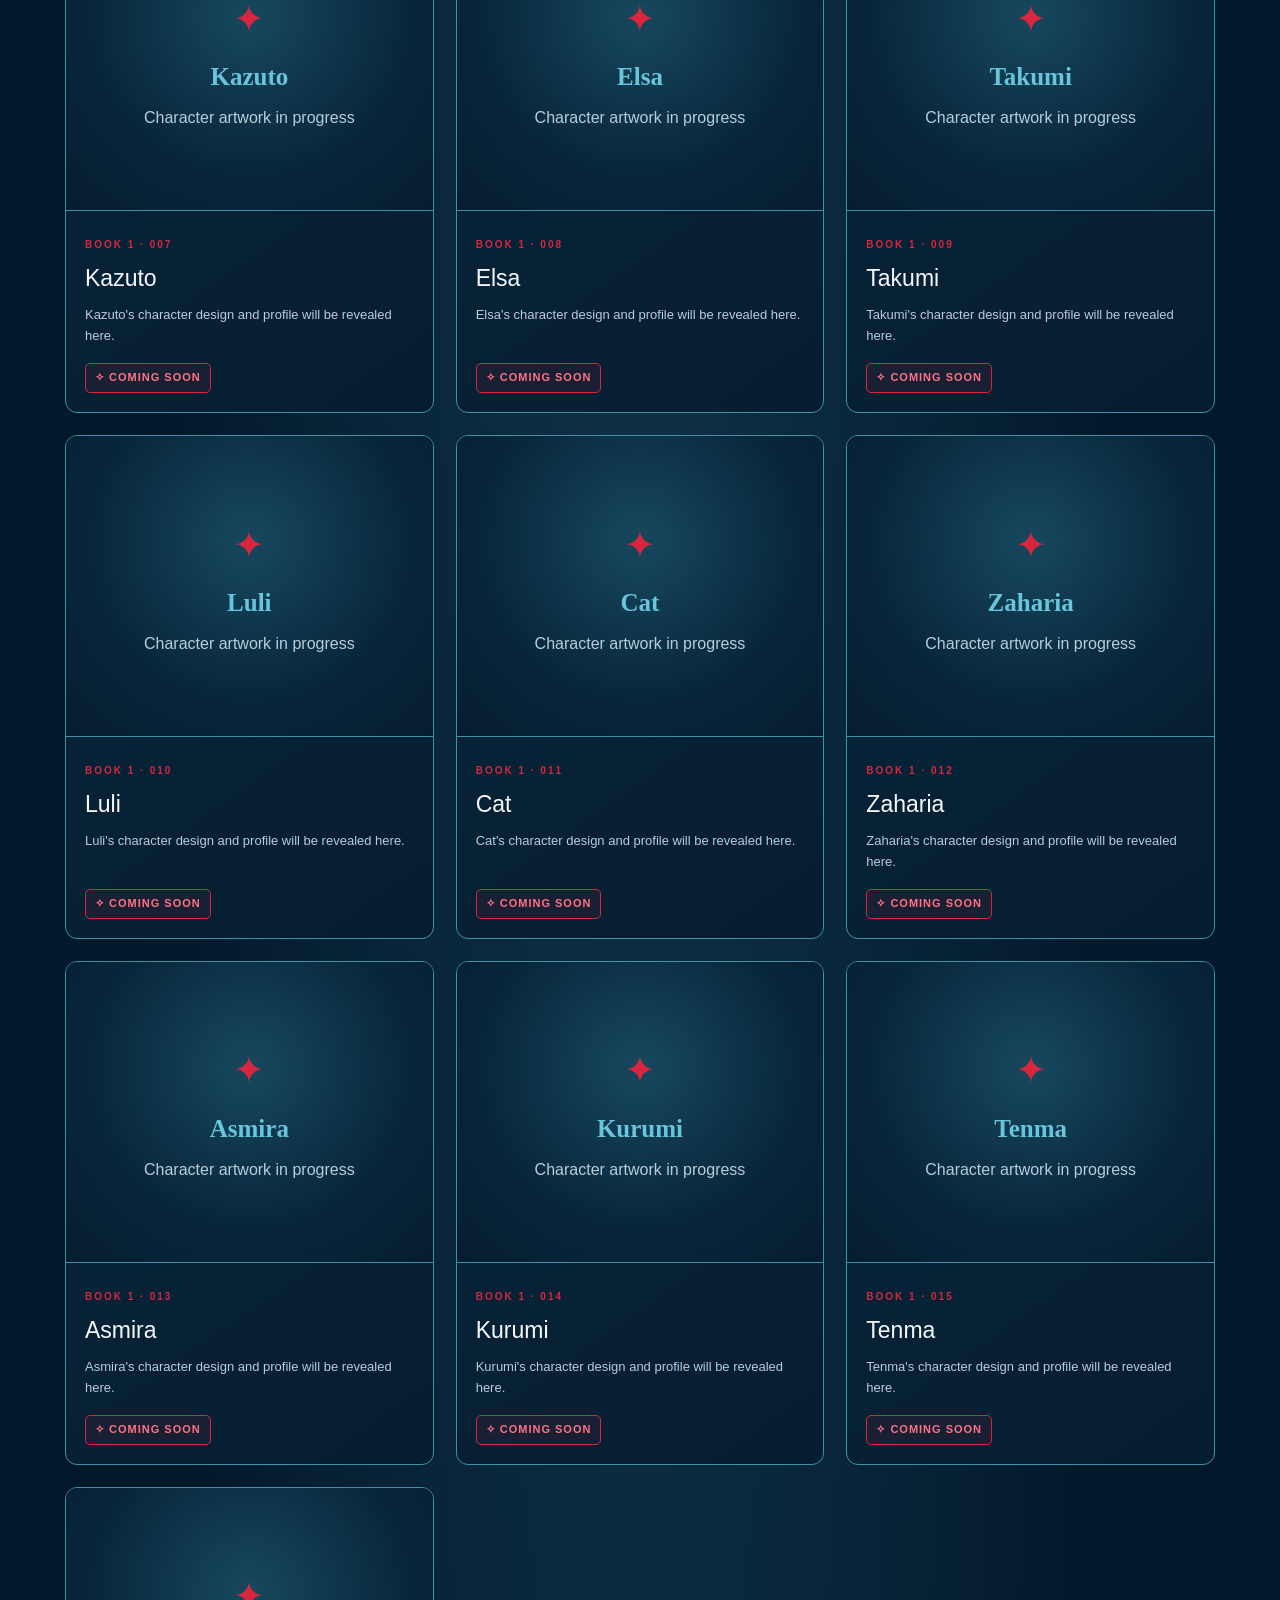
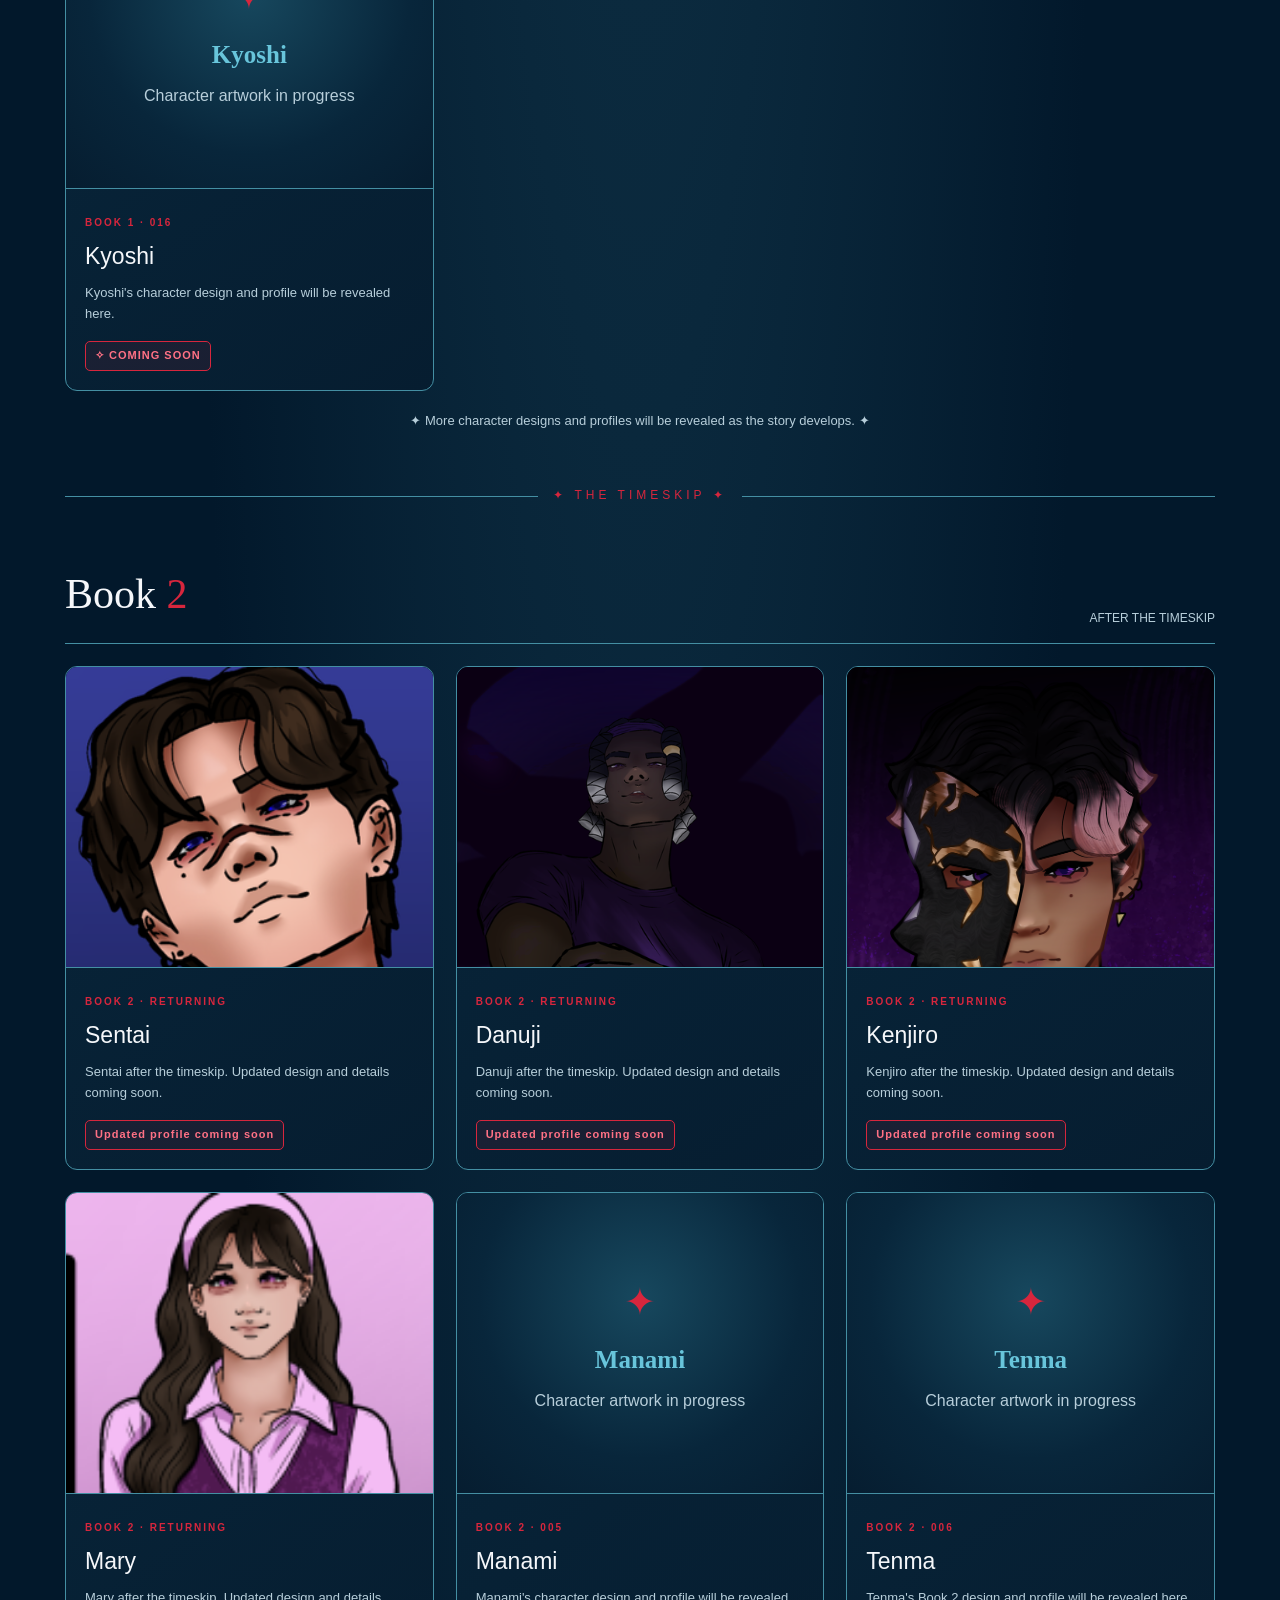
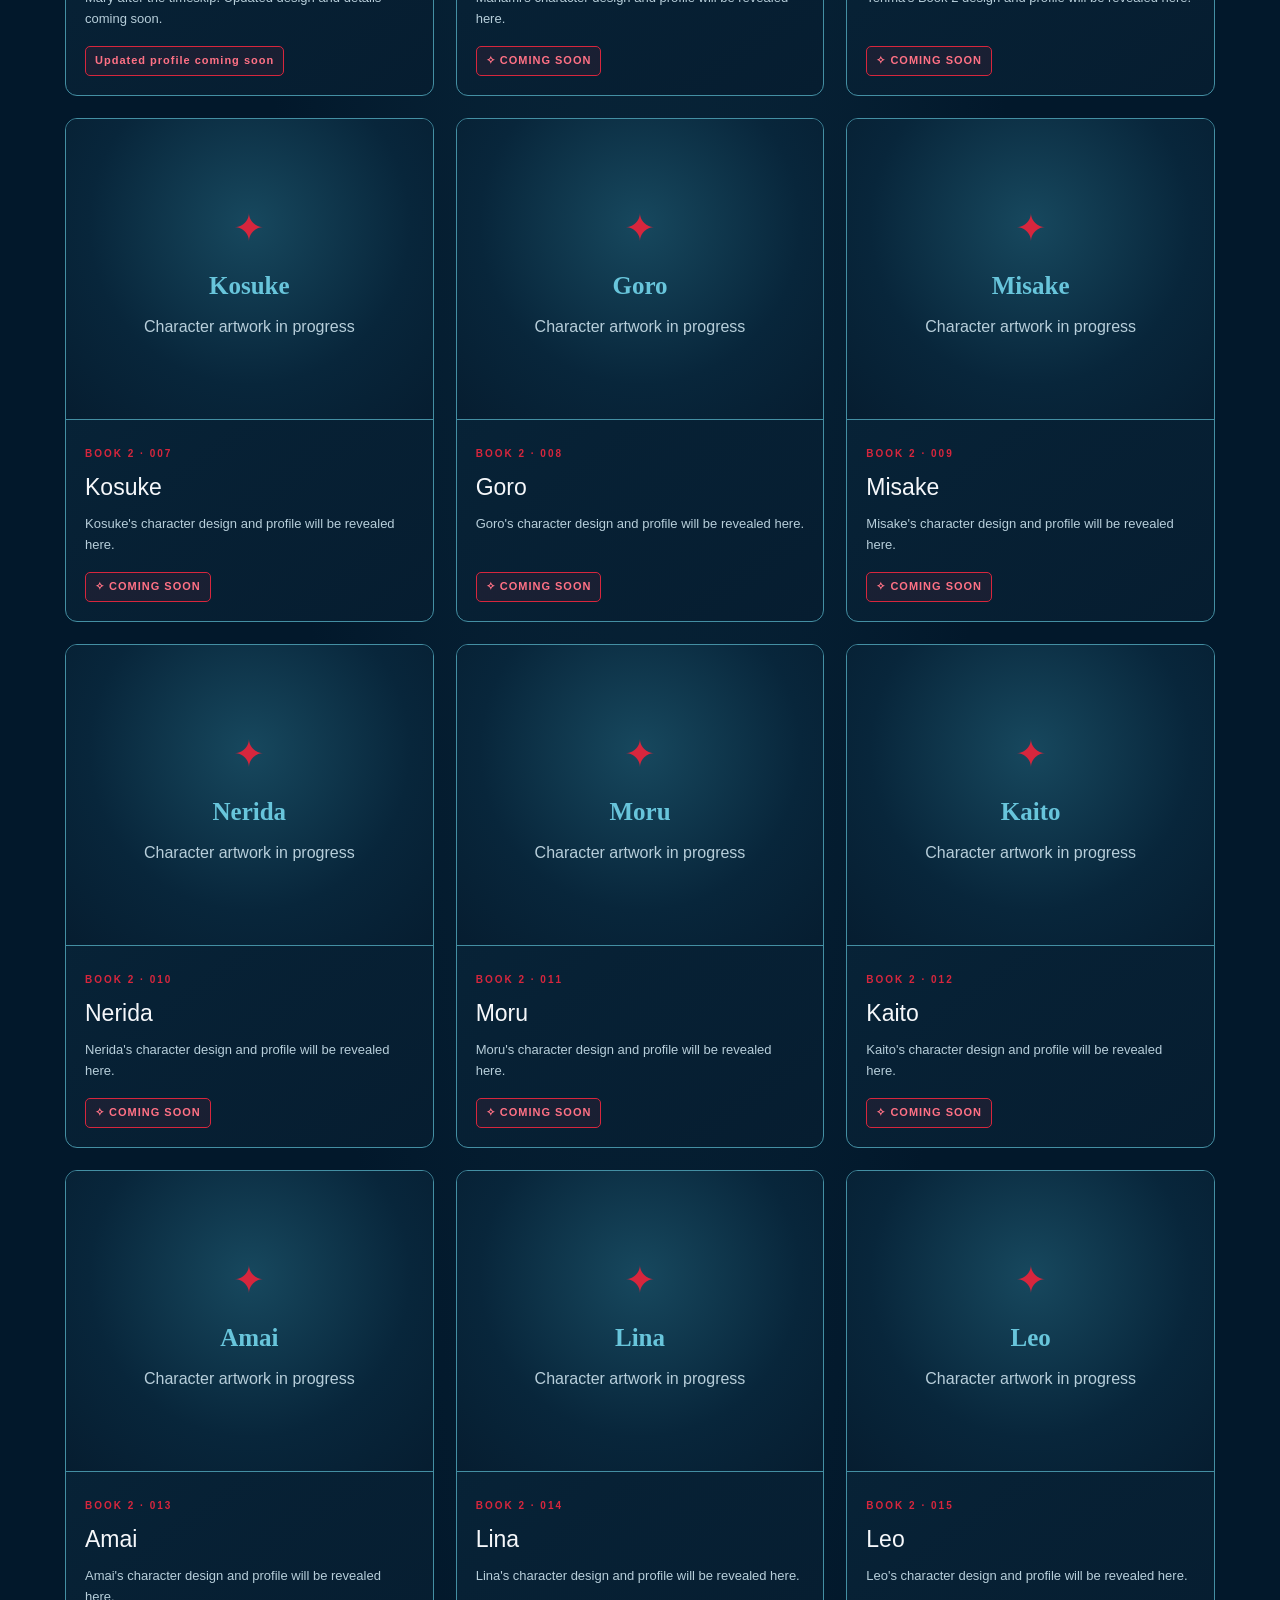
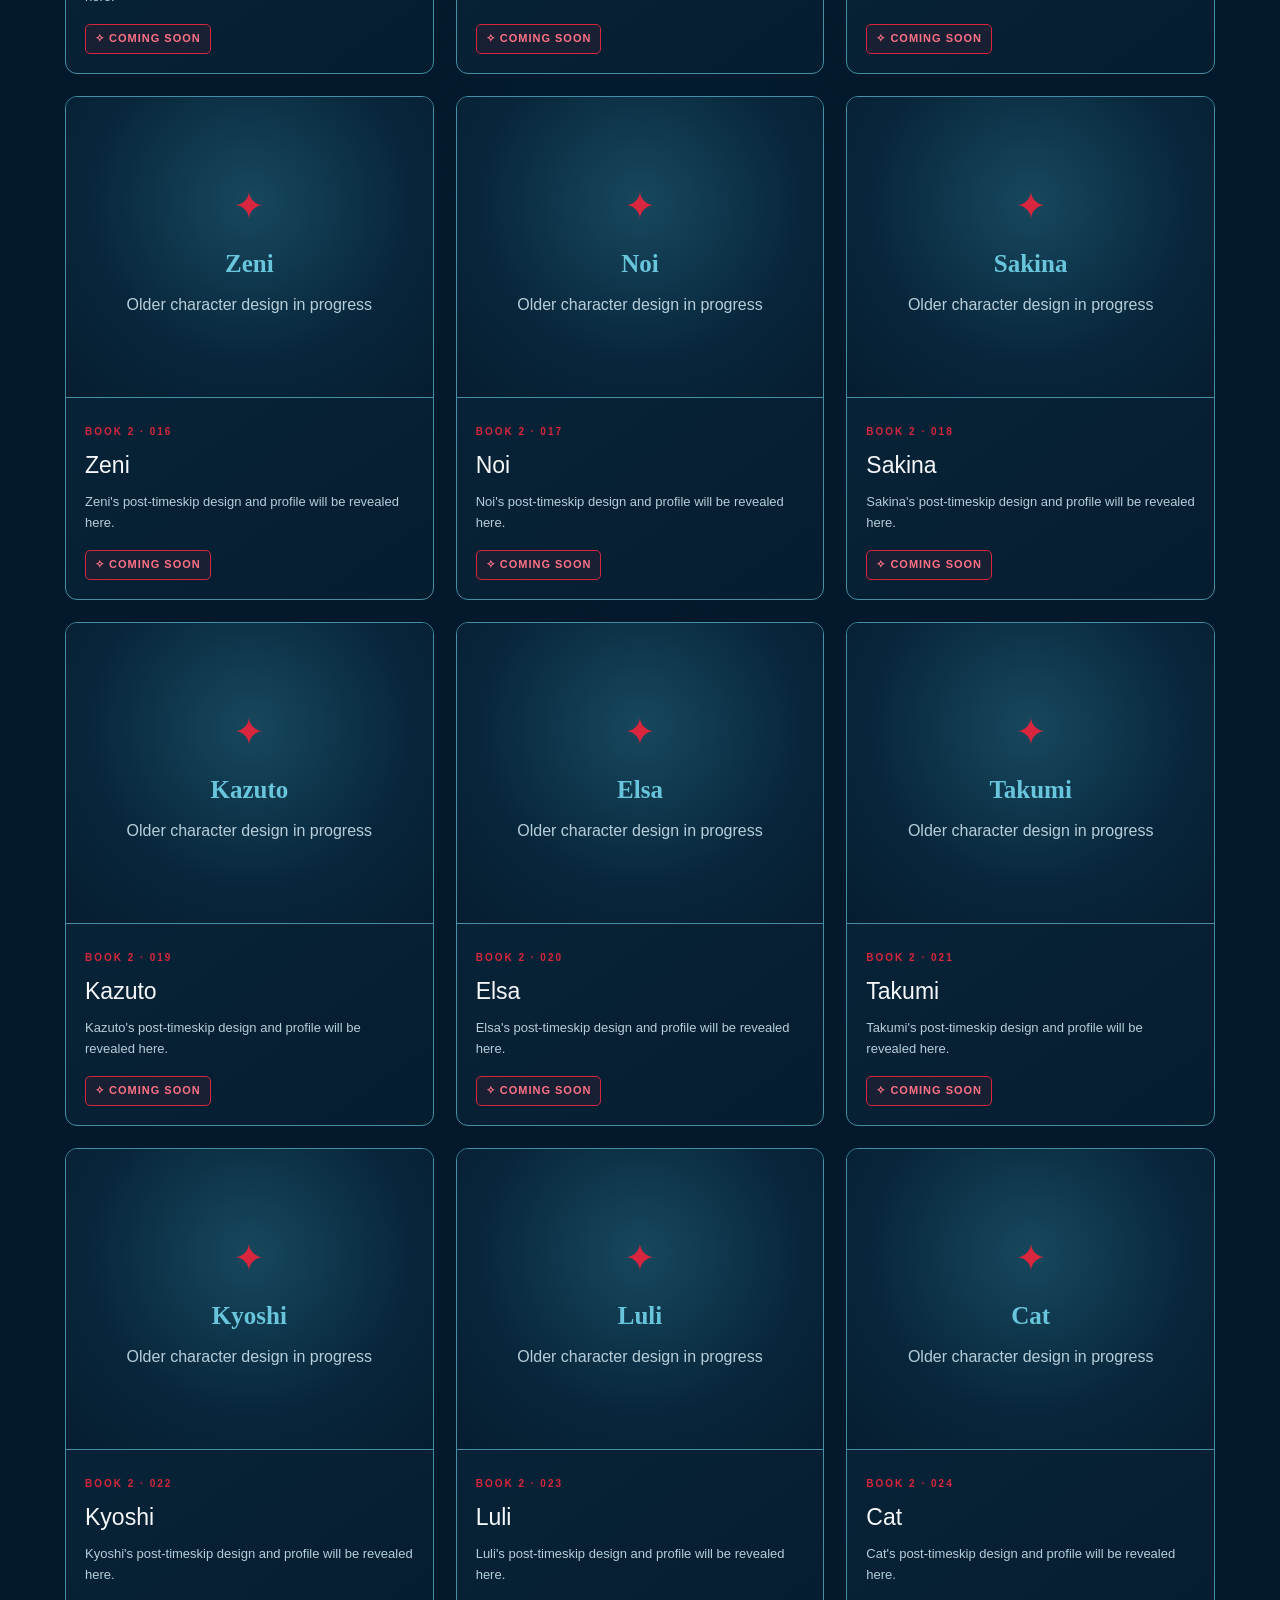
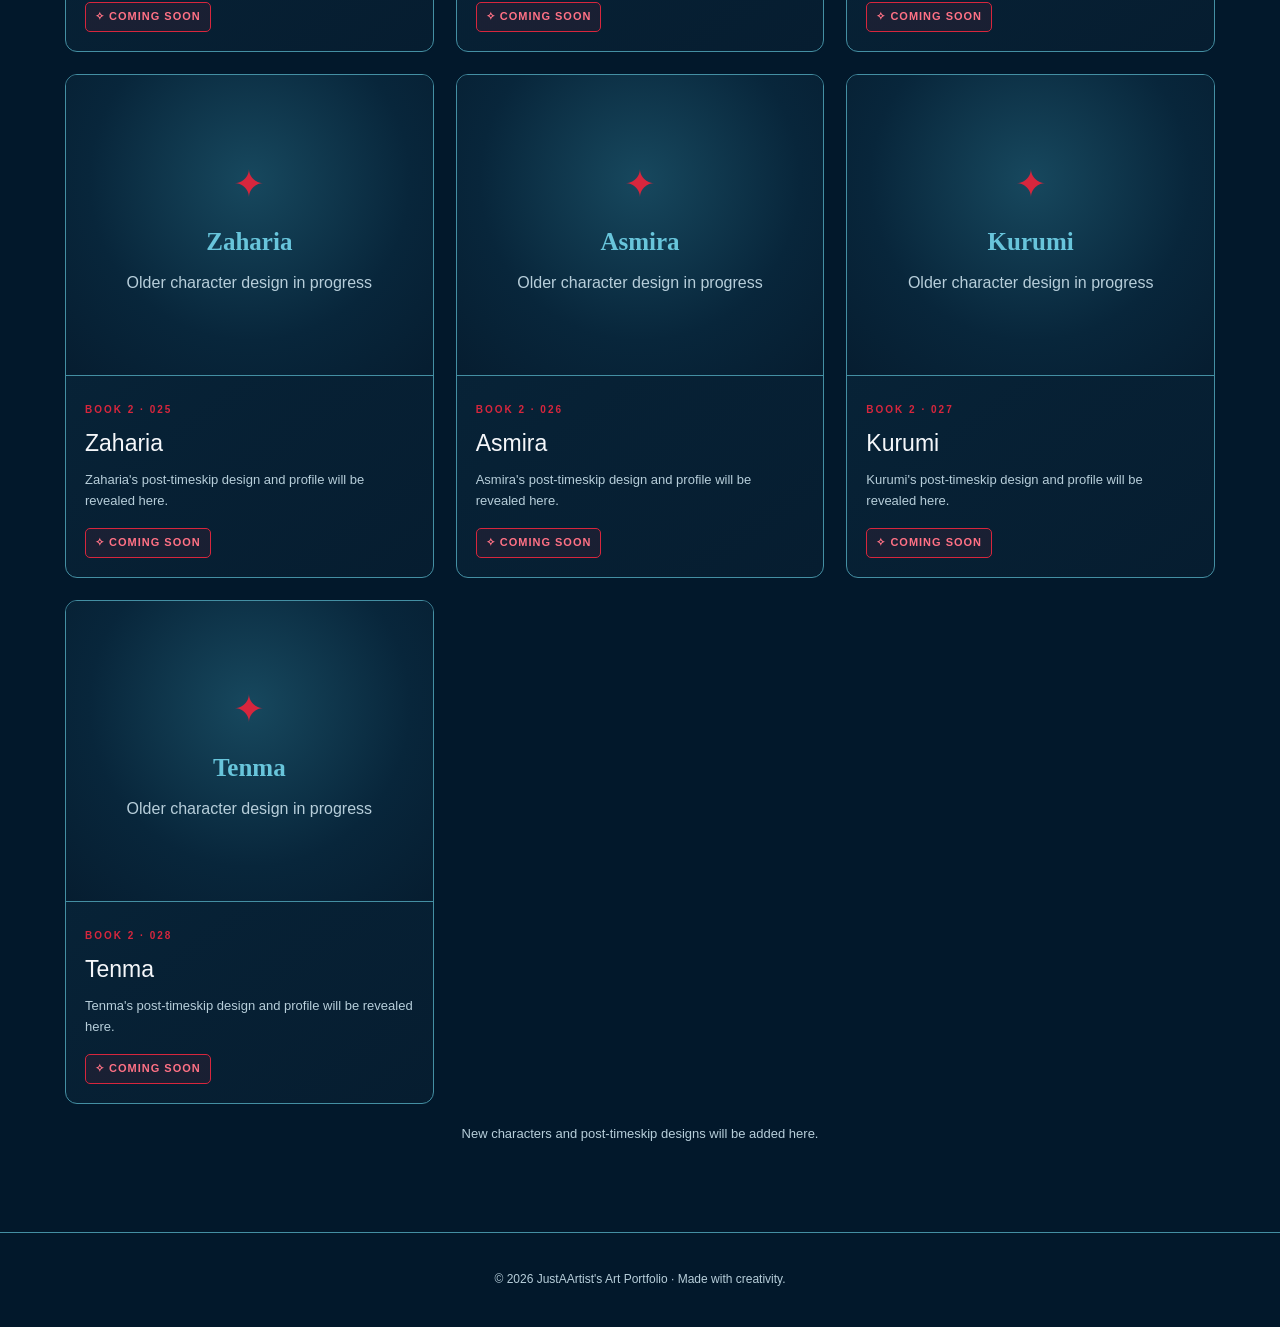
<file: characters.html>
<!DOCTYPE html>
<html lang="en">
<head>
  <meta charset="UTF-8">
  <meta name="viewport" content="width=device-width, initial-scale=1.0">
  <title>Character Dictionary | JustAArtist</title>

  <style>
    :root {
      --background: #02182B;
      --card: #08263B;
      --text: #F5F7FA;
      --muted: #B7CEDA;
      --red: #D7263D;
      --border: #448FA3;
      --accent: #68C5DB;
      --bright-red: #F2003C;
    }

    * { box-sizing: border-box; }

    html { scroll-behavior: smooth; }

    body {
      margin: 0;
      background:
        radial-gradient(ellipse at 50% 0%, #12384D 0%, transparent 55%),
        var(--background);
      color: var(--text);
      font-family: Arial, sans-serif;
      line-height: 1.6;
    }

    a {
      color: inherit;
      text-decoration: none;
    }

    header {
      position: sticky;
      top: 0;
      z-index: 5;
      padding: 18px 5%;
      display: flex;
      align-items: center;
      justify-content: space-between;
      gap: 15px;
      flex-wrap: wrap;
      background: rgba(2, 24, 43, 0.96);
      border-bottom: 1px solid var(--border);
      backdrop-filter: blur(10px);
    }

    .logo {
      color: var(--text);
      font-weight: bold;
      letter-spacing: 1px;
    }

    .logo span { color: var(--red); }

    .back-link {
      color: var(--muted);
      font-size: 14px;
    }

    .back-link:hover { color: var(--accent); }

    main {
      width: 90%;
      max-width: 1150px;
      margin: auto;
      padding: 55px 0 75px;
    }

    .intro {
      text-align: center;
      margin-bottom: 55px;
    }

    .eyebrow {
      color: var(--accent);
      font-size: 11px;
      font-weight: bold;
      letter-spacing: 5px;
      text-transform: uppercase;
    }

    h1 {
      font-family: Georgia, serif;
      font-size: clamp(42px, 7vw, 72px);
      line-height: 1.1;
      font-weight: normal;
      margin: 12px 0;
    }

    h1 span,
    .section-heading h2 span {
      color: var(--red);
    }

    .intro p:last-child {
      color: var(--muted);
      max-width: 600px;
      margin: 0 auto;
    }

    .book-section {
      margin-top: 55px;
      scroll-margin-top: 100px;
    }

    .section-heading {
      display: flex;
      align-items: end;
      justify-content: space-between;
      flex-wrap: wrap;
      gap: 12px;
      margin-bottom: 22px;
      padding-bottom: 15px;
      border-bottom: 1px solid var(--border);
    }

    .section-heading h2 {
      font-family: Georgia, serif;
      font-weight: normal;
      font-size: clamp(30px, 4vw, 42px);
      margin: 0;
    }

    .section-heading p {
      color: var(--muted);
      font-size: 12px;
      margin: 0;
    }

    .character-grid {
      display: grid;
      grid-template-columns: repeat(3, minmax(0, 1fr));
      gap: 22px;
    }

    .character-card {
      display: block;
      min-width: 0;
      overflow: hidden;
      border: 1px solid var(--border);
      border-radius: 12px;
      background: linear-gradient(145deg, var(--card), #061D30);
      transition:
        transform 0.25s ease,
        border-color 0.25s ease,
        box-shadow 0.25s ease;
    }

    .character-card:hover,
    .character-card:focus-visible {
      transform: translateY(-5px);
      border-color: var(--red);
      box-shadow: 0 12px 30px #00000040;
      outline: none;
    }

    .portrait {
      height: 300px;
      position: relative;
      overflow: hidden;
      display: flex;
      align-items: center;
      justify-content: center;
      background:
        radial-gradient(ellipse at 50% 35%, #17485E, #08263B 75%);
    }

    .portrait img {
      display: block;
      width: 100%;
      height: 100%;
      object-fit: cover;
      object-position: center top;
      transition: transform 0.35s ease;
    }

    .character-card:hover .portrait img {
      transform: scale(1.04);
    }

    .image-placeholder {
      width: 100%;
      height: 100%;
      padding: 20px;
      text-align: center;
      color: var(--muted);
      display: flex;
      flex-direction: column;
      align-items: center;
      justify-content: center;
      background:
        radial-gradient(circle at 50% 35%, #17485E 0%, #08263B 60%, #061D30 100%);
    }

    .placeholder-symbol {
      font-size: 38px;
      color: var(--red);
      margin-bottom: 8px;
    }

    .image-placeholder strong {
      display: block;
      font-family: Georgia, serif;
      font-size: 25px;
      color: var(--accent);
      margin-bottom: 8px;
    }

    .character-info {
      padding: 19px;
      border-top: 1px solid var(--border);
    }

    .character-number {
      color: var(--red);
      font-size: 10px;
      letter-spacing: 2px;
      font-weight: bold;
    }

    .character-info h3 {
      margin: 5px 0;
      font-size: 23px;
      font-weight: normal;
    }

    .character-info p {
      color: var(--muted);
      font-size: 13px;
      margin: 8px 0 16px;
      min-height: 42px;
    }

    .view-profile {
      display: inline-block;
      color: var(--accent);
      font-size: 13px;
      font-weight: bold;
    }

    .character-card:hover .view-profile { color: #FF7185; }

    .coming-soon {
      display: inline-block;
      color: #FF7185;
      background: #D7263D18;
      border: 1px solid var(--red);
      border-radius: 5px;
      padding: 5px 9px;
      font-size: 11px;
      font-weight: bold;
      letter-spacing: 1px;
    }

    .section-note {
      color: var(--muted);
      font-size: 13px;
      margin-top: 20px;
      text-align: center;
    }

    .divider {
      display: flex;
      align-items: center;
      gap: 15px;
      margin: 55px 0;
      color: var(--red);
      font-size: 12px;
      letter-spacing: 4px;
    }

    .divider::before,
    .divider::after {
      content: "";
      height: 1px;
      background: var(--border);
      flex: 1;
    }

    footer {
      text-align: center;
      padding: 25px;
      border-top: 1px solid var(--border);
      color: var(--muted);
      font-size: 12px;
    }

    @media (max-width: 850px) {
      .character-grid {
        grid-template-columns: repeat(2, minmax(0, 1fr));
      }
    }

    @media (max-width: 560px) {
      main { padding-top: 35px; }

      .character-grid { grid-template-columns: 1fr; }

      .portrait { height: 350px; }

      .section-heading { align-items: start; }
    }

    @media (prefers-reduced-motion: reduce) {
      *,
      *::before,
      *::after {
        scroll-behavior: auto !important;
        transition: none !important;
      }
    }
  </style>
  <link rel="stylesheet" href="page-transitions.css">
<script src="page-transitions.js" defer></script>
</head>

<body>
  <header>
    <a class="logo" href="index.html">
      JustAArtist's <span>Art Portfolio.</span>
    </a>
    <a class="back-link" href="index.html">← Main Portfolio</a>
  </header>

  <main>
    <section class="intro">
      <p class="eyebrow">The Character Archives</p>
      <h1>Character <span>Dictionary.</span></h1>
      <p>
        Explore the characters, their designs, and the stories
        that connect them across both books.
      </p>
    </section>

    <!-- BOOK 1 -->
    <section class="book-section" id="book-1">
      <div class="section-heading">
        <h2>Book <span>1</span></h2>
        <p>THE ORIGINAL CAST</p>
      </div>

      <div class="character-grid">

        <!-- EXISTING CHARACTER: SENTAI -->
        <a class="character-card" href="sentai.html">
          <div class="portrait">
            <img src="images/Sentaiface.PNG"
                 alt="Sentai character portrait"
                 onerror="this.style.display='none'; this.nextElementSibling.style.display='flex';">
            <div class="image-placeholder" style="display:none">
              <strong>Sentai</strong>
              Portrait coming soon.
            </div>
          </div>
          <div class="character-info">
            <span class="character-number">BOOK 1 · 001</span>
            <h3>Sentai</h3>
            <p>Discover Sentai's personality, abilities, history, and artwork.</p>
            <span class="view-profile">Explore profile ↗</span>
          </div>
        </a>

        <!-- EXISTING CHARACTER: DANUJI -->
        <a class="character-card" href="danuji.html">
          <div class="portrait">
            <img src="images/danujiarmsport.PNG"
                 alt="Danuji character portrait"
                 onerror="this.style.display='none'; this.nextElementSibling.style.display='flex';">
            <div class="image-placeholder" style="display:none">
              <strong>Danuji</strong>
              Portrait coming soon.
            </div>
          </div>
          <div class="character-info">
            <span class="character-number">BOOK 1 · 002</span>
            <h3>Danuji</h3>
            <p>Discover Danuji's personality, abilities, history, and artwork.</p>
            <span class="view-profile">Explore profile ↗</span>
          </div>
        </a>

        <!-- EXISTING CHARACTER: MARY -->
        <a class="character-card" href="mary.html">
          <div class="portrait">
            <img src="images/Marypro.PNG"
                 alt="Mary character portrait"
                 onerror="this.style.display='none'; this.nextElementSibling.style.display='flex';">
            <div class="image-placeholder" style="display:none">
              <strong>Mary</strong>
              Her portrait will appear here.
            </div>
          </div>
          <div class="character-info">
            <span class="character-number">BOOK 1 · 003</span>
            <h3>Mary</h3>
            <p>Meet Mary and discover her place in the story.</p>
            <span class="view-profile">Explore profile ↗</span>
          </div>
        </a>

        <!-- COMING SOON CHARACTERS -->
        <article class="character-card">
          <div class="portrait">
            <div class="image-placeholder">
              <span class="placeholder-symbol">✦</span>
              <strong>Noi</strong>
              Character artwork in progress
            </div>
          </div>
          <div class="character-info">
            <span class="character-number">BOOK 1 · 004</span>
            <h3>Noi</h3>
            <p>Noi's character design and profile will be revealed here.</p>
            <span class="coming-soon">✧ COMING SOON</span>
          </div>
        </article>

        <article class="character-card">
          <div class="portrait">
            <div class="image-placeholder">
              <span class="placeholder-symbol">✦</span>
              <strong>Sakina</strong>
              Character artwork in progress
            </div>
          </div>
          <div class="character-info">
            <span class="character-number">BOOK 1 · 005</span>
            <h3>Sakina</h3>
            <p>Sakina's character design and profile will be revealed here.</p>
            <span class="coming-soon">✧ COMING SOON</span>
          </div>
        </article>

        <article class="character-card">
          <div class="portrait">
            <div class="image-placeholder">
              <span class="placeholder-symbol">✦</span>
              <strong>Zeni</strong>
              Character artwork in progress
            </div>
          </div>
          <div class="character-info">
            <span class="character-number">BOOK 1 · 006</span>
            <h3>Zeni</h3>
            <p>Zeni's character design and profile will be revealed here.</p>
            <span class="coming-soon">✧ COMING SOON</span>
          </div>
        </article>

        <article class="character-card">
          <div class="portrait">
            <div class="image-placeholder">
              <span class="placeholder-symbol">✦</span>
              <strong>Kazuto</strong>
              Character artwork in progress
            </div>
          </div>
          <div class="character-info">
            <span class="character-number">BOOK 1 · 007</span>
            <h3>Kazuto</h3>
            <p>Kazuto's character design and profile will be revealed here.</p>
            <span class="coming-soon">✧ COMING SOON</span>
          </div>
        </article>

        <article class="character-card">
          <div class="portrait">
            <div class="image-placeholder">
              <span class="placeholder-symbol">✦</span>
              <strong>Elsa</strong>
              Character artwork in progress
            </div>
          </div>
          <div class="character-info">
            <span class="character-number">BOOK 1 · 008</span>
            <h3>Elsa</h3>
            <p>Elsa's character design and profile will be revealed here.</p>
            <span class="coming-soon">✧ COMING SOON</span>
          </div>
        </article>

        <article class="character-card">
          <div class="portrait">
            <div class="image-placeholder">
              <span class="placeholder-symbol">✦</span>
              <strong>Takumi</strong>
              Character artwork in progress
            </div>
          </div>
          <div class="character-info">
            <span class="character-number">BOOK 1 · 009</span>
            <h3>Takumi</h3>
            <p>Takumi's character design and profile will be revealed here.</p>
            <span class="coming-soon">✧ COMING SOON</span>
          </div>
        </article>

        <article class="character-card">
          <div class="portrait">
            <div class="image-placeholder">
              <span class="placeholder-symbol">✦</span>
              <strong>Luli</strong>
              Character artwork in progress
            </div>
          </div>
          <div class="character-info">
            <span class="character-number">BOOK 1 · 010</span>
            <h3>Luli</h3>
            <p>Luli's character design and profile will be revealed here.</p>
            <span class="coming-soon">✧ COMING SOON</span>
          </div>
        </article>

        <article class="character-card">
          <div class="portrait">
            <div class="image-placeholder">
              <span class="placeholder-symbol">✦</span>
              <strong>Cat</strong>
              Character artwork in progress
            </div>
          </div>
          <div class="character-info">
            <span class="character-number">BOOK 1 · 011</span>
            <h3>Cat</h3>
            <p>Cat's character design and profile will be revealed here.</p>
            <span class="coming-soon">✧ COMING SOON</span>
          </div>
        </article>

        <article class="character-card">
          <div class="portrait">
            <div class="image-placeholder">
              <span class="placeholder-symbol">✦</span>
              <strong>Zaharia</strong>
              Character artwork in progress
            </div>
          </div>
          <div class="character-info">
            <span class="character-number">BOOK 1 · 012</span>
            <h3>Zaharia</h3>
            <p>Zaharia's character design and profile will be revealed here.</p>
            <span class="coming-soon">✧ COMING SOON</span>
          </div>
        </article>

        <article class="character-card">
          <div class="portrait">
            <div class="image-placeholder">
              <span class="placeholder-symbol">✦</span>
              <strong>Asmira</strong>
              Character artwork in progress
            </div>
          </div>
          <div class="character-info">
            <span class="character-number">BOOK 1 · 013</span>
            <h3>Asmira</h3>
            <p>Asmira's character design and profile will be revealed here.</p>
            <span class="coming-soon">✧ COMING SOON</span>
          </div>
        </article>

        <article class="character-card">
          <div class="portrait">
            <div class="image-placeholder">
              <span class="placeholder-symbol">✦</span>
              <strong>Kurumi</strong>
              Character artwork in progress
            </div>
          </div>
          <div class="character-info">
            <span class="character-number">BOOK 1 · 014</span>
            <h3>Kurumi</h3>
            <p>Kurumi's character design and profile will be revealed here.</p>
            <span class="coming-soon">✧ COMING SOON</span>
          </div>
        </article>

        <article class="character-card">
          <div class="portrait">
            <div class="image-placeholder">
              <span class="placeholder-symbol">✦</span>
              <strong>Tenma</strong>
              Character artwork in progress
            </div>
          </div>
          <div class="character-info">
            <span class="character-number">BOOK 1 · 015</span>
            <h3>Tenma</h3>
            <p>Tenma's character design and profile will be revealed here.</p>
            <span class="coming-soon">✧ COMING SOON</span>
          </div>
        </article>

        <!-- BOOK 1: KYOSHI -->
        <article class="character-card">
          <div class="portrait">
            <div class="image-placeholder">
              <span class="placeholder-symbol">✦</span>
              <strong>Kyoshi</strong>
              Character artwork in progress
            </div>
          </div>
          <div class="character-info">
            <span class="character-number">BOOK 1 · 016</span>
            <h3>Kyoshi</h3>
            <p>Kyoshi's character design and profile will be revealed here.</p>
            <span class="coming-soon">✧ COMING SOON</span>
          </div>
        </article>

      </div>

      <p class="section-note">
        ✦ More character designs and profiles will be revealed as the story develops. ✦
      </p>
    </section>

    <div class="divider">✦ THE TIMESKIP ✦</div>

    <!-- BOOK 2 -->
    <section class="book-section" id="book-2">
      <div class="section-heading">
        <h2>Book <span>2</span></h2>
        <p>AFTER THE TIMESKIP</p>
      </div>

      <div class="character-grid">

        <article class="character-card">
          <div class="portrait">
            <img src="images/Sentaiface.PNG"
                 alt="Sentai's current character portrait"
                 onerror="this.style.display='none'; this.nextElementSibling.style.display='flex';">
            <div class="image-placeholder" style="display:none">
              <strong>Sentai</strong>
              Older design coming soon.
            </div>
          </div>
          <div class="character-info">
            <span class="character-number">BOOK 2 · RETURNING</span>
            <h3>Sentai</h3>
            <p>Sentai after the timeskip. Updated design and details coming soon.</p>
            <span class="coming-soon">Updated profile coming soon</span>
          </div>
        </article>

        <article class="character-card">
          <div class="portrait">
            <img src="images/danujiarmsport.PNG"
                 alt="Danuji's current character portrait"
                 onerror="this.style.display='none'; this.nextElementSibling.style.display='flex';">
            <div class="image-placeholder" style="display:none">
              <strong>Danuji</strong>
              Older design coming soon.
            </div>
          </div>
          <div class="character-info">
            <span class="character-number">BOOK 2 · RETURNING</span>
            <h3>Danuji</h3>
            <p>Danuji after the timeskip. Updated design and details coming soon.</p>
            <span class="coming-soon">Updated profile coming soon</span>
          </div>
        </article>

        <article class="character-card">
          <div class="portrait">
            <img src="images/my-oc.png.webp"
                 alt="Kenjiro's current character portrait"
                 onerror="this.style.display='none'; this.nextElementSibling.style.display='flex';">
            <div class="image-placeholder" style="display:none">
              <strong>Kenjiro</strong>
              Older design coming soon.
            </div>
          </div>
          <div class="character-info">
            <span class="character-number">BOOK 2 · RETURNING</span>
            <h3>Kenjiro</h3>
            <p>Kenjiro after the timeskip. Updated design and details coming soon.</p>
            <span class="coming-soon">Updated profile coming soon</span>
          </div>
        </article>

        <article class="character-card">
          <div class="portrait">
            <img src="images/Marypro.PNG"
                 alt="Mary's current character portrait"
                 onerror="this.style.display='none'; this.nextElementSibling.style.display='flex';">
            <div class="image-placeholder" style="display:none">
              <strong>Mary</strong>
              Older design coming soon.
            </div>
          </div>
          <div class="character-info">
            <span class="character-number">BOOK 2 · RETURNING</span>
            <h3>Mary</h3>
            <p>Mary after the timeskip. Updated design and details coming soon.</p>
            <span class="coming-soon">Updated profile coming soon</span>
          </div>
        </article>

       
        <!-- BOOK 2 COMING SOON CHARACTERS -->

        <article class="character-card">
          <div class="portrait">
            <div class="image-placeholder">
              <span class="placeholder-symbol">✦</span>
              <strong>Manami</strong>
              Character artwork in progress
            </div>
          </div>
          <div class="character-info">
            <span class="character-number">BOOK 2 · 005</span>
            <h3>Manami</h3>
            <p>Manami's character design and profile will be revealed here.</p>
            <span class="coming-soon">✧ COMING SOON</span>
          </div>
        </article>

        <article class="character-card">
          <div class="portrait">
            <div class="image-placeholder">
              <span class="placeholder-symbol">✦</span>
              <strong>Tenma</strong>
              Character artwork in progress
            </div>
          </div>
          <div class="character-info">
            <span class="character-number">BOOK 2 · 006</span>
            <h3>Tenma</h3>
            <p>Tenma's Book 2 design and profile will be revealed here.</p>
            <span class="coming-soon">✧ COMING SOON</span>
          </div>
        </article>

        <article class="character-card">
          <div class="portrait">
            <div class="image-placeholder">
              <span class="placeholder-symbol">✦</span>
              <strong>Kosuke</strong>
              Character artwork in progress
            </div>
          </div>
          <div class="character-info">
            <span class="character-number">BOOK 2 · 007</span>
            <h3>Kosuke</h3>
            <p>Kosuke's character design and profile will be revealed here.</p>
            <span class="coming-soon">✧ COMING SOON</span>
          </div>
        </article>

        <article class="character-card">
          <div class="portrait">
            <div class="image-placeholder">
              <span class="placeholder-symbol">✦</span>
              <strong>Goro</strong>
              Character artwork in progress
            </div>
          </div>
          <div class="character-info">
            <span class="character-number">BOOK 2 · 008</span>
            <h3>Goro</h3>
            <p>Goro's character design and profile will be revealed here.</p>
            <span class="coming-soon">✧ COMING SOON</span>
          </div>
        </article>

        <article class="character-card">
          <div class="portrait">
            <div class="image-placeholder">
              <span class="placeholder-symbol">✦</span>
              <strong>Misake</strong>
              Character artwork in progress
            </div>
          </div>
          <div class="character-info">
            <span class="character-number">BOOK 2 · 009</span>
            <h3>Misake</h3>
            <p>Misake's character design and profile will be revealed here.</p>
            <span class="coming-soon">✧ COMING SOON</span>
          </div>
        </article>

        <article class="character-card">
          <div class="portrait">
            <div class="image-placeholder">
              <span class="placeholder-symbol">✦</span>
              <strong>Nerida</strong>
              Character artwork in progress
            </div>
          </div>
          <div class="character-info">
            <span class="character-number">BOOK 2 · 010</span>
            <h3>Nerida</h3>
            <p>Nerida's character design and profile will be revealed here.</p>
            <span class="coming-soon">✧ COMING SOON</span>
          </div>
        </article>

        <article class="character-card">
          <div class="portrait">
            <div class="image-placeholder">
              <span class="placeholder-symbol">✦</span>
              <strong>Moru</strong>
              Character artwork in progress
            </div>
          </div>
          <div class="character-info">
            <span class="character-number">BOOK 2 · 011</span>
            <h3>Moru</h3>
            <p>Moru's character design and profile will be revealed here.</p>
            <span class="coming-soon">✧ COMING SOON</span>
          </div>
        </article>

        <article class="character-card">
          <div class="portrait">
            <div class="image-placeholder">
              <span class="placeholder-symbol">✦</span>
              <strong>Kaito</strong>
              Character artwork in progress
            </div>
          </div>
          <div class="character-info">
            <span class="character-number">BOOK 2 · 012</span>
            <h3>Kaito</h3>
            <p>Kaito's character design and profile will be revealed here.</p>
            <span class="coming-soon">✧ COMING SOON</span>
          </div>
        </article>

        <article class="character-card">
          <div class="portrait">
            <div class="image-placeholder">
              <span class="placeholder-symbol">✦</span>
              <strong>Amai</strong>
              Character artwork in progress
            </div>
          </div>
          <div class="character-info">
            <span class="character-number">BOOK 2 · 013</span>
            <h3>Amai</h3>
            <p>Amai's character design and profile will be revealed here.</p>
            <span class="coming-soon">✧ COMING SOON</span>
          </div>
        </article>

        <article class="character-card">
          <div class="portrait">
            <div class="image-placeholder">
              <span class="placeholder-symbol">✦</span>
              <strong>Lina</strong>
              Character artwork in progress
            </div>
          </div>
          <div class="character-info">
            <span class="character-number">BOOK 2 · 014</span>
            <h3>Lina</h3>
            <p>Lina's character design and profile will be revealed here.</p>
            <span class="coming-soon">✧ COMING SOON</span>
          </div>
        </article>

        <article class="character-card">
          <div class="portrait">
            <div class="image-placeholder">
              <span class="placeholder-symbol">✦</span>
              <strong>Leo</strong>
              Character artwork in progress
            </div>
          </div>
          <div class="character-info">
            <span class="character-number">BOOK 2 · 015</span>
            <h3>Leo</h3>
            <p>Leo's character design and profile will be revealed here.</p>
            <span class="coming-soon">✧ COMING SOON</span>
          </div>
        </article>

        <!-- BOOK 2: TIMESKIP CHARACTER DESIGNS -->

        <article class="character-card">
          <div class="portrait">
            <div class="image-placeholder">
              <span class="placeholder-symbol">✦</span>
              <strong>Zeni</strong>
              Older character design in progress
            </div>
          </div>
          <div class="character-info">
            <span class="character-number">BOOK 2 · 016</span>
            <h3>Zeni</h3>
            <p>Zeni's post-timeskip design and profile will be revealed here.</p>
            <span class="coming-soon">✧ COMING SOON</span>
          </div>
        </article>

        <article class="character-card">
          <div class="portrait">
            <div class="image-placeholder">
              <span class="placeholder-symbol">✦</span>
              <strong>Noi</strong>
              Older character design in progress
            </div>
          </div>
          <div class="character-info">
            <span class="character-number">BOOK 2 · 017</span>
            <h3>Noi</h3>
            <p>Noi's post-timeskip design and profile will be revealed here.</p>
            <span class="coming-soon">✧ COMING SOON</span>
          </div>
        </article>

        <article class="character-card">
          <div class="portrait">
            <div class="image-placeholder">
              <span class="placeholder-symbol">✦</span>
              <strong>Sakina</strong>
              Older character design in progress
            </div>
          </div>
          <div class="character-info">
            <span class="character-number">BOOK 2 · 018</span>
            <h3>Sakina</h3>
            <p>Sakina's post-timeskip design and profile will be revealed here.</p>
            <span class="coming-soon">✧ COMING SOON</span>
          </div>
        </article>

        <article class="character-card">
          <div class="portrait">
            <div class="image-placeholder">
              <span class="placeholder-symbol">✦</span>
              <strong>Kazuto</strong>
              Older character design in progress
            </div>
          </div>
          <div class="character-info">
            <span class="character-number">BOOK 2 · 019</span>
            <h3>Kazuto</h3>
            <p>Kazuto's post-timeskip design and profile will be revealed here.</p>
            <span class="coming-soon">✧ COMING SOON</span>
          </div>
        </article>

        <article class="character-card">
          <div class="portrait">
            <div class="image-placeholder">
              <span class="placeholder-symbol">✦</span>
              <strong>Elsa</strong>
              Older character design in progress
            </div>
          </div>
          <div class="character-info">
            <span class="character-number">BOOK 2 · 020</span>
            <h3>Elsa</h3>
            <p>Elsa's post-timeskip design and profile will be revealed here.</p>
            <span class="coming-soon">✧ COMING SOON</span>
          </div>
        </article>

        <article class="character-card">
          <div class="portrait">
            <div class="image-placeholder">
              <span class="placeholder-symbol">✦</span>
              <strong>Takumi</strong>
              Older character design in progress
            </div>
          </div>
          <div class="character-info">
            <span class="character-number">BOOK 2 · 021</span>
            <h3>Takumi</h3>
            <p>Takumi's post-timeskip design and profile will be revealed here.</p>
            <span class="coming-soon">✧ COMING SOON</span>
          </div>
        </article>

        <article class="character-card">
          <div class="portrait">
            <div class="image-placeholder">
              <span class="placeholder-symbol">✦</span>
              <strong>Kyoshi</strong>
              Older character design in progress
            </div>
          </div>
          <div class="character-info">
            <span class="character-number">BOOK 2 · 022</span>
            <h3>Kyoshi</h3>
            <p>Kyoshi's post-timeskip design and profile will be revealed here.</p>
            <span class="coming-soon">✧ COMING SOON</span>
          </div>
        </article>

        <article class="character-card">
          <div class="portrait">
            <div class="image-placeholder">
              <span class="placeholder-symbol">✦</span>
              <strong>Luli</strong>
              Older character design in progress
            </div>
          </div>
          <div class="character-info">
            <span class="character-number">BOOK 2 · 023</span>
            <h3>Luli</h3>
            <p>Luli's post-timeskip design and profile will be revealed here.</p>
            <span class="coming-soon">✧ COMING SOON</span>
          </div>
        </article>

        <article class="character-card">
          <div class="portrait">
            <div class="image-placeholder">
              <span class="placeholder-symbol">✦</span>
              <strong>Cat</strong>
              Older character design in progress
            </div>
          </div>
          <div class="character-info">
            <span class="character-number">BOOK 2 · 024</span>
            <h3>Cat</h3>
            <p>Cat's post-timeskip design and profile will be revealed here.</p>
            <span class="coming-soon">✧ COMING SOON</span>
          </div>
        </article>

        <article class="character-card">
          <div class="portrait">
            <div class="image-placeholder">
              <span class="placeholder-symbol">✦</span>
              <strong>Zaharia</strong>
              Older character design in progress
            </div>
          </div>
          <div class="character-info">
            <span class="character-number">BOOK 2 · 025</span>
            <h3>Zaharia</h3>
            <p>Zaharia's post-timeskip design and profile will be revealed here.</p>
            <span class="coming-soon">✧ COMING SOON</span>
          </div>
        </article>

        <article class="character-card">
          <div class="portrait">
            <div class="image-placeholder">
              <span class="placeholder-symbol">✦</span>
              <strong>Asmira</strong>
              Older character design in progress
            </div>
          </div>
          <div class="character-info">
            <span class="character-number">BOOK 2 · 026</span>
            <h3>Asmira</h3>
            <p>Asmira's post-timeskip design and profile will be revealed here.</p>
            <span class="coming-soon">✧ COMING SOON</span>
          </div>
        </article>

        <article class="character-card">
          <div class="portrait">
            <div class="image-placeholder">
              <span class="placeholder-symbol">✦</span>
              <strong>Kurumi</strong>
              Older character design in progress
            </div>
          </div>
          <div class="character-info">
            <span class="character-number">BOOK 2 · 027</span>
            <h3>Kurumi</h3>
            <p>Kurumi's post-timeskip design and profile will be revealed here.</p>
            <span class="coming-soon">✧ COMING SOON</span>
          </div>
        </article>

        <article class="character-card">
          <div class="portrait">
            <div class="image-placeholder">
              <span class="placeholder-symbol">✦</span>
              <strong>Tenma</strong>
              Older character design in progress
            </div>
          </div>
          <div class="character-info">
            <span class="character-number">BOOK 2 · 028</span>
            <h3>Tenma</h3>
            <p>Tenma's post-timeskip design and profile will be revealed here.</p>
            <span class="coming-soon">✧ COMING SOON</span>
          </div>
        </article>


      </div>

      <p class="section-note">
        New characters and post-timeskip designs will be added here.
      </p>
    </section>
  </main>

  <footer>
    <p>© <span id="year"></span> JustAArtist's Art Portfolio · Made with creativity.</p>
  </footer>

  <script>
    document.getElementById("year").textContent =
      new Date().getFullYear();
  </script>
</body>
</html>
</file>
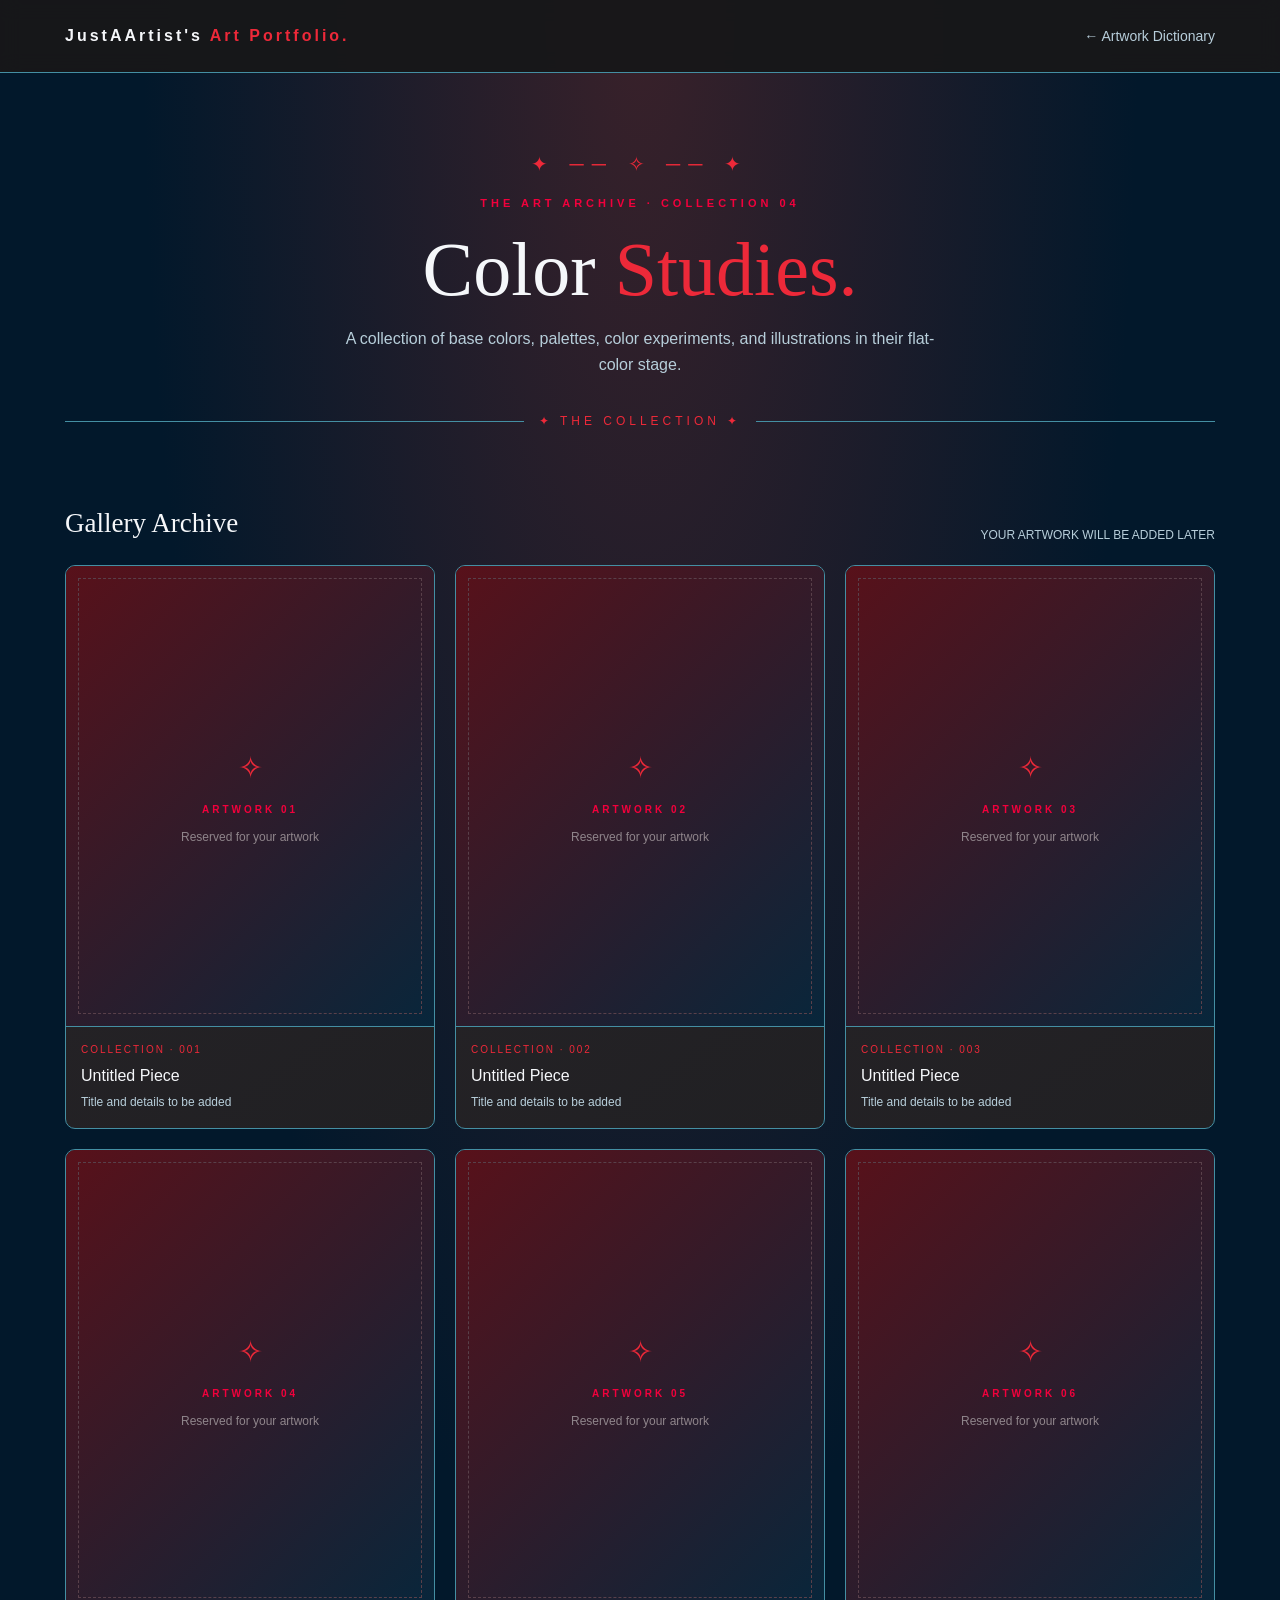
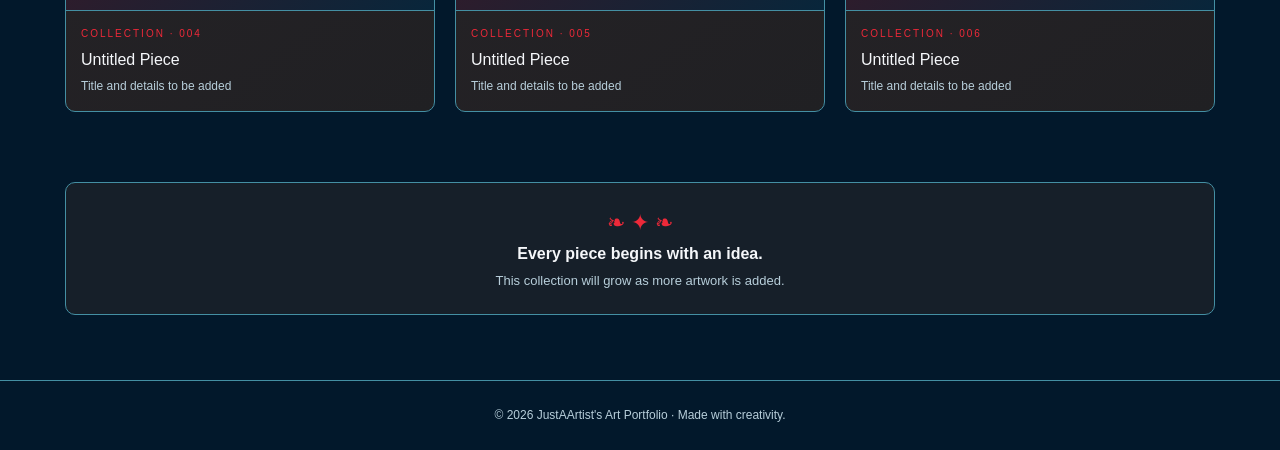
<file: flat-color.html>
<!DOCTYPE html>
<html lang="en">
<head>
  <meta charset="UTF-8">
  <meta name="viewport" content="width=device-width, initial-scale=1">
  <title>Flat Color | JustAArtist's Art Portfolio</title>

  <style>
    :root {
  --background: #02182B;
  --card: #08263B;
  --text: #F5F7FA;
  --muted: #B7CEDA;

  --red: #D7263D;
  --border: #448FA3;
  --accent: #68C5DB;

  --sky-blue: #68C5DB;
  --pacific-cyan: #448FA3;
  --dodger-blue: #0197F6;
  --classic-crimson: #D7263D;
  --prussian-blue: #02182B;
  --bright-crimson: #F2003C;
  --dark-red: #7C0A02;
  --vivid-red: #ED2939;
  --deep-burgundy: #58111A;
}

    * {
      box-sizing: border-box;
    }

    body {
      margin: 0;
      background:
        radial-gradient(ellipse at 50% 0%, #39212a 0%, transparent 55%),
        var(--background);
      color: var(--text);
      font-family: Arial, sans-serif;
      line-height: 1.6;
    }

    a {
      color: inherit;
      text-decoration: none;
    }

    .container {
      width: 90%;
      max-width: 1150px;
      margin: auto;
    }

    header {
      position: sticky;
      top: 0;
      z-index: 5;
      background: rgba(23, 23, 25, 0.96);
      border-bottom: 1px solid var(--border);
      backdrop-filter: blur(10px);
    }

    nav {
      min-height: 72px;
      display: flex;
      justify-content: space-between;
      align-items: center;
      gap: 15px;
      flex-wrap: wrap;
    }

    .logo {
      font-weight: bold;
      letter-spacing: 3px;
    }

    .red {
      color: var(--red);
    }

    .back {
      color: var(--muted);
      font-size: 14px;
    }

    .back:hover {
      color: var(--accent);
    }

    .hero {
      padding: 75px 0 35px;
      text-align: center;
    }

    .ornament {
      color: var(--red);
      letter-spacing: 8px;
      font-size: 20px;
    }

    .eyebrow {
      color: var(--accent);
      text-transform: uppercase;
      letter-spacing: 4px;
      font-size: 11px;
      font-weight: bold;
      margin-top: 15px;
    }

    h1 {
      font-family: Georgia, serif;
      font-size: clamp(42px, 7vw, 76px);
      line-height: 1.1;
      margin: 15px 0;
      font-weight: normal;
    }

    .intro {
      max-width: 620px;
      margin: 0 auto;
      color: var(--muted);
    }

    .divider {
      display: flex;
      align-items: center;
      gap: 15px;
      margin: 35px 0;
      color: var(--red);
      letter-spacing: 4px;
      font-size: 12px;
    }

    .divider::before,
    .divider::after {
      content: "";
      height: 1px;
      background: var(--border);
      flex: 1;
    }

    .archive-heading {
      display: flex;
      justify-content: space-between;
      align-items: end;
      gap: 15px;
      flex-wrap: wrap;
      margin-bottom: 20px;
    }

    .archive-heading h2 {
      font-family: Georgia, serif;
      font-size: 27px;
      font-weight: normal;
      margin: 0;
    }

    .archive-heading p {
      color: var(--muted);
      font-size: 12px;
      margin: 0;
    }

    .art-grid {
      display: grid;
      grid-template-columns: repeat(3, minmax(0, 1fr));
      gap: 20px;
      padding-bottom: 70px;
    }

    .art-card {
      min-width: 0;
      overflow: hidden;
      border: 1px solid var(--border);
      border-radius: 10px;
      background: linear-gradient(145deg, #292428, #202023);
      transition: border-color 0.2s, transform 0.2s;
    }

    .art-card:hover {
      border-color: var(--red);
      transform: translateY(-4px);
    }

    .art-frame {
      aspect-ratio: 4 / 5;
      padding: 12px;
      background:
        repeating-linear-gradient(
          135deg,
          transparent,
          transparent 16px,
          rgba(217, 67, 89, 0.025) 16px,
          rgba(217, 67, 89, 0.025) 17px
        ),
        #1d1c20;
    }

    .frame-inner {
      width: 100%;
      height: 100%;
      border: 1px dashed #59404a;
      display: flex;
      flex-direction: column;
      justify-content: center;
      align-items: center;
      text-align: center;
      padding: 12px;
      gap: 10px;
    }

    .frame-symbol {
      font-family: Georgia, serif;
      color: var(--red);
      font-size: 30px;
    }

    .frame-label {
      color: var(--accent);
      font-size: 10px;
      letter-spacing: 3px;
      font-weight: bold;
    }

    .frame-note {
      color: #8f858b;
      font-size: 12px;
    }

    .art-info {
      padding: 15px;
      border-top: 1px solid var(--border);
    }

    .art-number {
      color: var(--red);
      font-size: 10px;
      letter-spacing: 2px;
    }

    .art-info h3 {
      margin: 5px 0;
      font-size: 16px;
      font-weight: normal;
    }

    .art-info p {
      color: var(--muted);
      font-size: 12px;
      margin: 0;
    }

    .bottom-note {
      border: 1px solid var(--border);
      border-radius: 10px;
      padding: 22px;
      text-align: center;
      margin-bottom: 65px;
      background: rgba(36, 36, 40, 0.6);
    }

    .bottom-note .symbol {
      color: var(--red);
      font-size: 22px;
    }

    .bottom-note p {
      color: var(--muted);
      font-size: 13px;
      margin: 5px 0 0;
    }

    footer {
      border-top: 1px solid var(--border);
      padding: 25px 0;
      color: var(--muted);
      font-size: 12px;
      text-align: center;
    }

    /* SKETCHBOOK STYLE */
    body.sketch-page {
      --accent: #d9c5a5;
      --red: #c28e72;
    }

    body.sketch-page .art-card {
      border-radius: 3px;
    }

    body.sketch-page .frame-inner {
      border-style: dashed;
      border-color: #6d5949;
    }

    /* LINEART STYLE */
    body.lineart-page {
      --accent: #dedde5;
      --red: #b7a2dc;
    }

    body.lineart-page .art-frame {
      background: #202027;
    }

    /* FLAT COLOR STYLE */
    body.flat-page {
  --accent: #F2003C;
  --red: #ED2939;
}

body.flat-page .art-frame {
  background: linear-gradient(135deg, #58111A, #08263B);
}

    @media (max-width: 750px) {
      .art-grid {
        grid-template-columns: repeat(2, minmax(0, 1fr));
        gap: 12px;
      }

      .hero {
        padding-top: 50px;
      }
    }

    @media (max-width: 430px) {
      .art-grid {
        grid-template-columns: 1fr;
      }

      .art-frame {
        aspect-ratio: 4 / 4;
      }
    }
  </style>
  <link rel="stylesheet" href="page-transitions.css">
<script src="page-transitions.js" defer></script>
</head>

<body class="flat-page">
  <header>
    <nav class="container">
      <a class="logo" href="index.html">JustAArtist's <span class="red">Art Portfolio.</span></a>
      <a class="back" href="artwork.html">← Artwork Dictionary</a>
    </nav>
  </header>

  <main class="container">
    <section class="hero">
      <div class="ornament">✦ ── ✧ ── ✦</div>
      <div class="eyebrow">The Art Archive · Collection 04</div>
      <h1>Color <span class="red">Studies.</span></h1>
      <p class="intro">
  A collection of base colors, palettes, color experiments,
  and illustrations in their flat-color stage.
</p>
      <div class="divider">✦ THE COLLECTION ✦</div>
    </section>

    <div class="archive-heading">
      <h2>Gallery Archive</h2>
      <p>YOUR ARTWORK WILL BE ADDED LATER</p>
    </div>

    <div class="art-grid">
      <article class="art-card">
        <div class="art-frame">
          <div class="frame-inner">
            <div class="frame-symbol">✧</div>
            <div class="frame-label">ARTWORK 01</div>
            <div class="frame-note">Reserved for your artwork</div>
          </div>
        </div>
        <div class="art-info">
          <div class="art-number">COLLECTION · 001</div>
          <h3>Untitled Piece</h3>
          <p>Title and details to be added</p>
        </div>
      </article>

      <article class="art-card">
        <div class="art-frame">
          <div class="frame-inner">
            <div class="frame-symbol">✧</div>
            <div class="frame-label">ARTWORK 02</div>
            <div class="frame-note">Reserved for your artwork</div>
          </div>
        </div>
        <div class="art-info">
          <div class="art-number">COLLECTION · 002</div>
          <h3>Untitled Piece</h3>
          <p>Title and details to be added</p>
        </div>
      </article>

      <article class="art-card">
        <div class="art-frame">
          <div class="frame-inner">
            <div class="frame-symbol">✧</div>
            <div class="frame-label">ARTWORK 03</div>
            <div class="frame-note">Reserved for your artwork</div>
          </div>
        </div>
        <div class="art-info">
          <div class="art-number">COLLECTION · 003</div>
          <h3>Untitled Piece</h3>
          <p>Title and details to be added</p>
        </div>
      </article>

      <article class="art-card">
        <div class="art-frame">
          <div class="frame-inner">
            <div class="frame-symbol">✧</div>
            <div class="frame-label">ARTWORK 04</div>
            <div class="frame-note">Reserved for your artwork</div>
          </div>
        </div>
        <div class="art-info">
          <div class="art-number">COLLECTION · 004</div>
          <h3>Untitled Piece</h3>
          <p>Title and details to be added</p>
        </div>
      </article>

      <article class="art-card">
        <div class="art-frame">
          <div class="frame-inner">
            <div class="frame-symbol">✧</div>
            <div class="frame-label">ARTWORK 05</div>
            <div class="frame-note">Reserved for your artwork</div>
          </div>
        </div>
        <div class="art-info">
          <div class="art-number">COLLECTION · 005</div>
          <h3>Untitled Piece</h3>
          <p>Title and details to be added</p>
        </div>
      </article>

      <article class="art-card">
        <div class="art-frame">
          <div class="frame-inner">
            <div class="frame-symbol">✧</div>
            <div class="frame-label">ARTWORK 06</div>
            <div class="frame-note">Reserved for your artwork</div>
          </div>
        </div>
        <div class="art-info">
          <div class="art-number">COLLECTION · 006</div>
          <h3>Untitled Piece</h3>
          <p>Title and details to be added</p>
        </div>
      </article>
    </div>

    <div class="bottom-note">
      <div class="symbol">❧ ✦ ❧</div>
      <strong>Every piece begins with an idea.</strong>
      <p>This collection will grow as more artwork is added.</p>
    </div>
  </main>

  <footer>
    <div class="container">
      © <span id="year"></span> JustAArtist's Art Portfolio · Made with creativity.
    </div>
  </footer>

  <script>
    document.getElementById("year").textContent =
      new Date().getFullYear();
  </script>
</body>
</html>
</file>
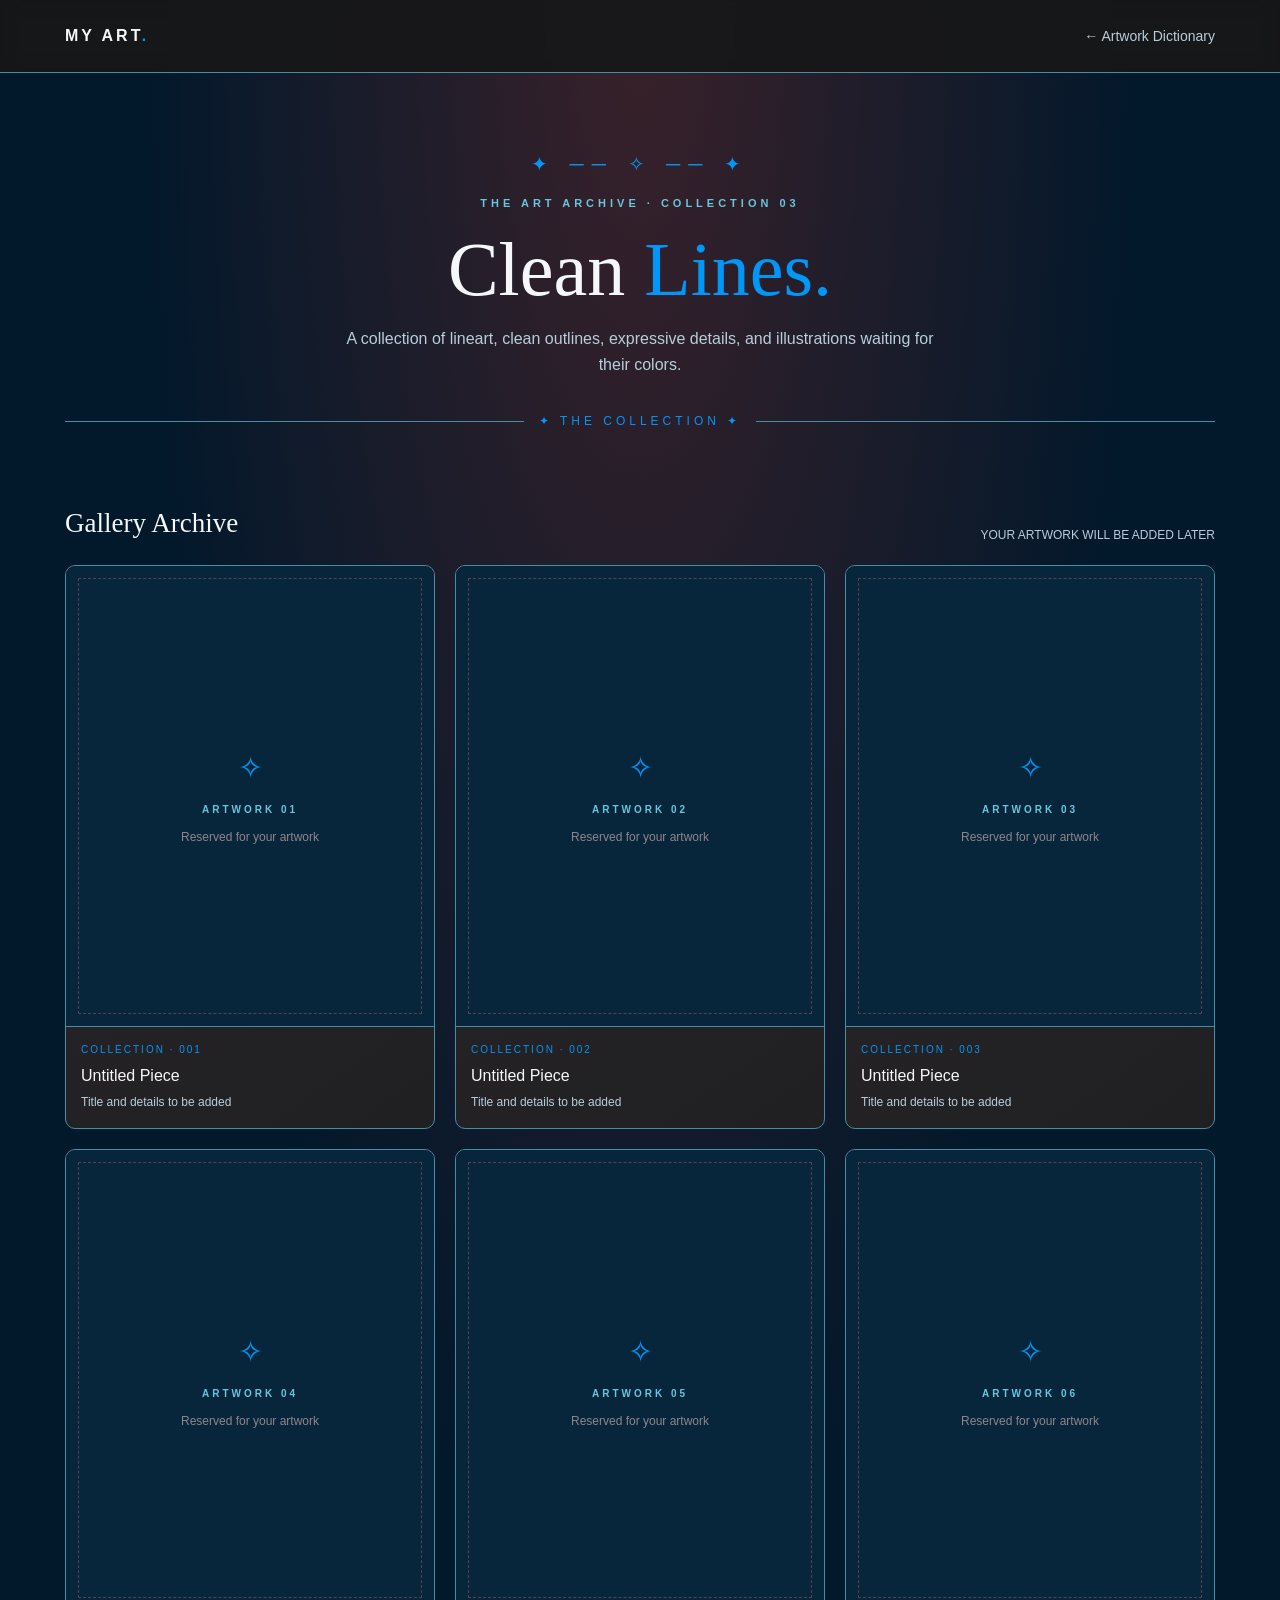
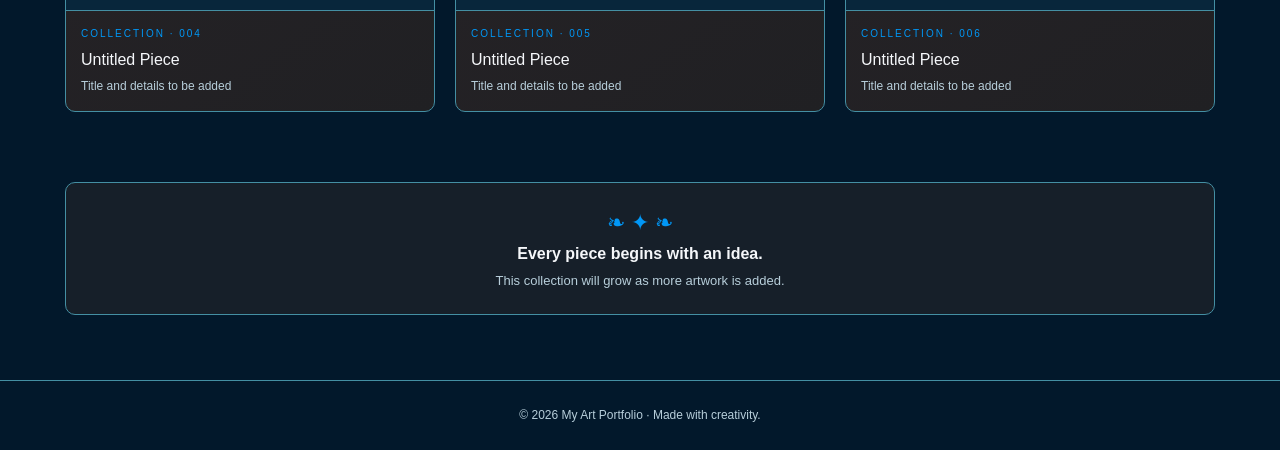
<file: lineart.html>
<!DOCTYPE html>
<html lang="en">
<head>
  <meta charset="UTF-8">
  <meta name="viewport" content="width=device-width, initial-scale=1">
  <title>Lineart | My Art Portfolio</title>

  <style>
    :root {
  --background: #02182B;
  --card: #08263B;
  --text: #F5F7FA;
  --muted: #B7CEDA;

  --red: #D7263D;
  --border: #448FA3;
  --accent: #68C5DB;

  --sky-blue: #68C5DB;
  --pacific-cyan: #448FA3;
  --dodger-blue: #0197F6;
  --classic-crimson: #D7263D;
  --prussian-blue: #02182B;
  --bright-crimson: #F2003C;
  --dark-red: #7C0A02;
  --vivid-red: #ED2939;
  --deep-burgundy: #58111A;
}

    * {
      box-sizing: border-box;
    }

    body {
      margin: 0;
      background:
        radial-gradient(ellipse at 50% 0%, #39212a 0%, transparent 55%),
        var(--background);
      color: var(--text);
      font-family: Arial, sans-serif;
      line-height: 1.6;
    }

    a {
      color: inherit;
      text-decoration: none;
    }

    .container {
      width: 90%;
      max-width: 1150px;
      margin: auto;
    }

    header {
      position: sticky;
      top: 0;
      z-index: 5;
      background: rgba(23, 23, 25, 0.96);
      border-bottom: 1px solid var(--border);
      backdrop-filter: blur(10px);
    }

    nav {
      min-height: 72px;
      display: flex;
      justify-content: space-between;
      align-items: center;
      gap: 15px;
      flex-wrap: wrap;
    }

    .logo {
      font-weight: bold;
      letter-spacing: 3px;
    }

    .red {
      color: var(--red);
    }

    .back {
      color: var(--muted);
      font-size: 14px;
    }

    .back:hover {
      color: var(--accent);
    }

    .hero {
      padding: 75px 0 35px;
      text-align: center;
    }

    .ornament {
      color: var(--red);
      letter-spacing: 8px;
      font-size: 20px;
    }

    .eyebrow {
      color: var(--accent);
      text-transform: uppercase;
      letter-spacing: 4px;
      font-size: 11px;
      font-weight: bold;
      margin-top: 15px;
    }

    h1 {
      font-family: Georgia, serif;
      font-size: clamp(42px, 7vw, 76px);
      line-height: 1.1;
      margin: 15px 0;
      font-weight: normal;
    }

    .intro {
      max-width: 620px;
      margin: 0 auto;
      color: var(--muted);
    }

    .divider {
      display: flex;
      align-items: center;
      gap: 15px;
      margin: 35px 0;
      color: var(--red);
      letter-spacing: 4px;
      font-size: 12px;
    }

    .divider::before,
    .divider::after {
      content: "";
      height: 1px;
      background: var(--border);
      flex: 1;
    }

    .archive-heading {
      display: flex;
      justify-content: space-between;
      align-items: end;
      gap: 15px;
      flex-wrap: wrap;
      margin-bottom: 20px;
    }

    .archive-heading h2 {
      font-family: Georgia, serif;
      font-size: 27px;
      font-weight: normal;
      margin: 0;
    }

    .archive-heading p {
      color: var(--muted);
      font-size: 12px;
      margin: 0;
    }

    .art-grid {
      display: grid;
      grid-template-columns: repeat(3, minmax(0, 1fr));
      gap: 20px;
      padding-bottom: 70px;
    }

    .art-card {
      min-width: 0;
      overflow: hidden;
      border: 1px solid var(--border);
      border-radius: 10px;
      background: linear-gradient(145deg, #292428, #202023);
      transition: border-color 0.2s, transform 0.2s;
    }

    .art-card:hover {
      border-color: var(--red);
      transform: translateY(-4px);
    }

    .art-frame {
      aspect-ratio: 4 / 5;
      padding: 12px;
      background:
        repeating-linear-gradient(
          135deg,
          transparent,
          transparent 16px,
          rgba(217, 67, 89, 0.025) 16px,
          rgba(217, 67, 89, 0.025) 17px
        ),
        #1d1c20;
    }

    .frame-inner {
      width: 100%;
      height: 100%;
      border: 1px dashed #59404a;
      display: flex;
      flex-direction: column;
      justify-content: center;
      align-items: center;
      text-align: center;
      padding: 12px;
      gap: 10px;
    }

    .frame-symbol {
      font-family: Georgia, serif;
      color: var(--red);
      font-size: 30px;
    }

    .frame-label {
      color: var(--accent);
      font-size: 10px;
      letter-spacing: 3px;
      font-weight: bold;
    }

    .frame-note {
      color: #8f858b;
      font-size: 12px;
    }

    .art-info {
      padding: 15px;
      border-top: 1px solid var(--border);
    }

    .art-number {
      color: var(--red);
      font-size: 10px;
      letter-spacing: 2px;
    }

    .art-info h3 {
      margin: 5px 0;
      font-size: 16px;
      font-weight: normal;
    }

    .art-info p {
      color: var(--muted);
      font-size: 12px;
      margin: 0;
    }

    .bottom-note {
      border: 1px solid var(--border);
      border-radius: 10px;
      padding: 22px;
      text-align: center;
      margin-bottom: 65px;
      background: rgba(36, 36, 40, 0.6);
    }

    .bottom-note .symbol {
      color: var(--red);
      font-size: 22px;
    }

    .bottom-note p {
      color: var(--muted);
      font-size: 13px;
      margin: 5px 0 0;
    }

    footer {
      border-top: 1px solid var(--border);
      padding: 25px 0;
      color: var(--muted);
      font-size: 12px;
      text-align: center;
    }

    /* SKETCHBOOK STYLE */
    body.sketch-page {
      --accent: #d9c5a5;
      --red: #c28e72;
    }

    body.sketch-page .art-card {
      border-radius: 3px;
    }

    body.sketch-page .frame-inner {
      border-style: dashed;
      border-color: #6d5949;
    }

    /* LINEART STYLE */
    body.lineart-page {
  --accent: #68C5DB;
  --red: #0197F6;
}

body.lineart-page .art-frame {
  background: #08263B;
}

    /* FLAT COLOR STYLE */
    body.flat-page {
      --accent: #f0c5a5;
      --red: #e06476;
    }

    body.flat-page .art-frame {
      background:
        linear-gradient(135deg, #33232d, #242b35);
    }

    @media (max-width: 750px) {
      .art-grid {
        grid-template-columns: repeat(2, minmax(0, 1fr));
        gap: 12px;
      }

      .hero {
        padding-top: 50px;
      }
    }

    @media (max-width: 430px) {
      .art-grid {
        grid-template-columns: 1fr;
      }

      .art-frame {
        aspect-ratio: 4 / 4;
      }
    }
  </style>
  <link rel="stylesheet" href="page-transitions.css">
<script src="page-transitions.js" defer></script>
</head>

<body class="lineart-page">
  <header>
    <nav class="container">
      <a class="logo" href="index.html">MY ART<span class="red">.</span></a>
      <a class="back" href="artwork.html">← Artwork Dictionary</a>
    </nav>
  </header>

  <main class="container">
    <section class="hero">
      <div class="ornament">✦ ── ✧ ── ✦</div>
      <div class="eyebrow">The Art Archive · Collection 03</div>
      <h1>Clean <span class="red">Lines.</span></h1>
      <p class="intro">
  A collection of lineart, clean outlines, expressive details,
  and illustrations waiting for their colors.
</p>
      <div class="divider">✦ THE COLLECTION ✦</div>
    </section>

    <div class="archive-heading">
      <h2>Gallery Archive</h2>
      <p>YOUR ARTWORK WILL BE ADDED LATER</p>
    </div>

    <div class="art-grid">
      <article class="art-card">
        <div class="art-frame">
          <div class="frame-inner">
            <div class="frame-symbol">✧</div>
            <div class="frame-label">ARTWORK 01</div>
            <div class="frame-note">Reserved for your artwork</div>
          </div>
        </div>
        <div class="art-info">
          <div class="art-number">COLLECTION · 001</div>
          <h3>Untitled Piece</h3>
          <p>Title and details to be added</p>
        </div>
      </article>

      <article class="art-card">
        <div class="art-frame">
          <div class="frame-inner">
            <div class="frame-symbol">✧</div>
            <div class="frame-label">ARTWORK 02</div>
            <div class="frame-note">Reserved for your artwork</div>
          </div>
        </div>
        <div class="art-info">
          <div class="art-number">COLLECTION · 002</div>
          <h3>Untitled Piece</h3>
          <p>Title and details to be added</p>
        </div>
      </article>

      <article class="art-card">
        <div class="art-frame">
          <div class="frame-inner">
            <div class="frame-symbol">✧</div>
            <div class="frame-label">ARTWORK 03</div>
            <div class="frame-note">Reserved for your artwork</div>
          </div>
        </div>
        <div class="art-info">
          <div class="art-number">COLLECTION · 003</div>
          <h3>Untitled Piece</h3>
          <p>Title and details to be added</p>
        </div>
      </article>

      <article class="art-card">
        <div class="art-frame">
          <div class="frame-inner">
            <div class="frame-symbol">✧</div>
            <div class="frame-label">ARTWORK 04</div>
            <div class="frame-note">Reserved for your artwork</div>
          </div>
        </div>
        <div class="art-info">
          <div class="art-number">COLLECTION · 004</div>
          <h3>Untitled Piece</h3>
          <p>Title and details to be added</p>
        </div>
      </article>

      <article class="art-card">
        <div class="art-frame">
          <div class="frame-inner">
            <div class="frame-symbol">✧</div>
            <div class="frame-label">ARTWORK 05</div>
            <div class="frame-note">Reserved for your artwork</div>
          </div>
        </div>
        <div class="art-info">
          <div class="art-number">COLLECTION · 005</div>
          <h3>Untitled Piece</h3>
          <p>Title and details to be added</p>
        </div>
      </article>

      <article class="art-card">
        <div class="art-frame">
          <div class="frame-inner">
            <div class="frame-symbol">✧</div>
            <div class="frame-label">ARTWORK 06</div>
            <div class="frame-note">Reserved for your artwork</div>
          </div>
        </div>
        <div class="art-info">
          <div class="art-number">COLLECTION · 006</div>
          <h3>Untitled Piece</h3>
          <p>Title and details to be added</p>
        </div>
      </article>
    </div>

    <div class="bottom-note">
      <div class="symbol">❧ ✦ ❧</div>
      <strong>Every piece begins with an idea.</strong>
      <p>This collection will grow as more artwork is added.</p>
    </div>
  </main>

  <footer>
    <div class="container">
      © <span id="year"></span> My Art Portfolio · Made with creativity.
    </div>
  </footer>

  <script>
    document.getElementById("year").textContent =
      new Date().getFullYear();
  </script>
</body>
</html>
</file>
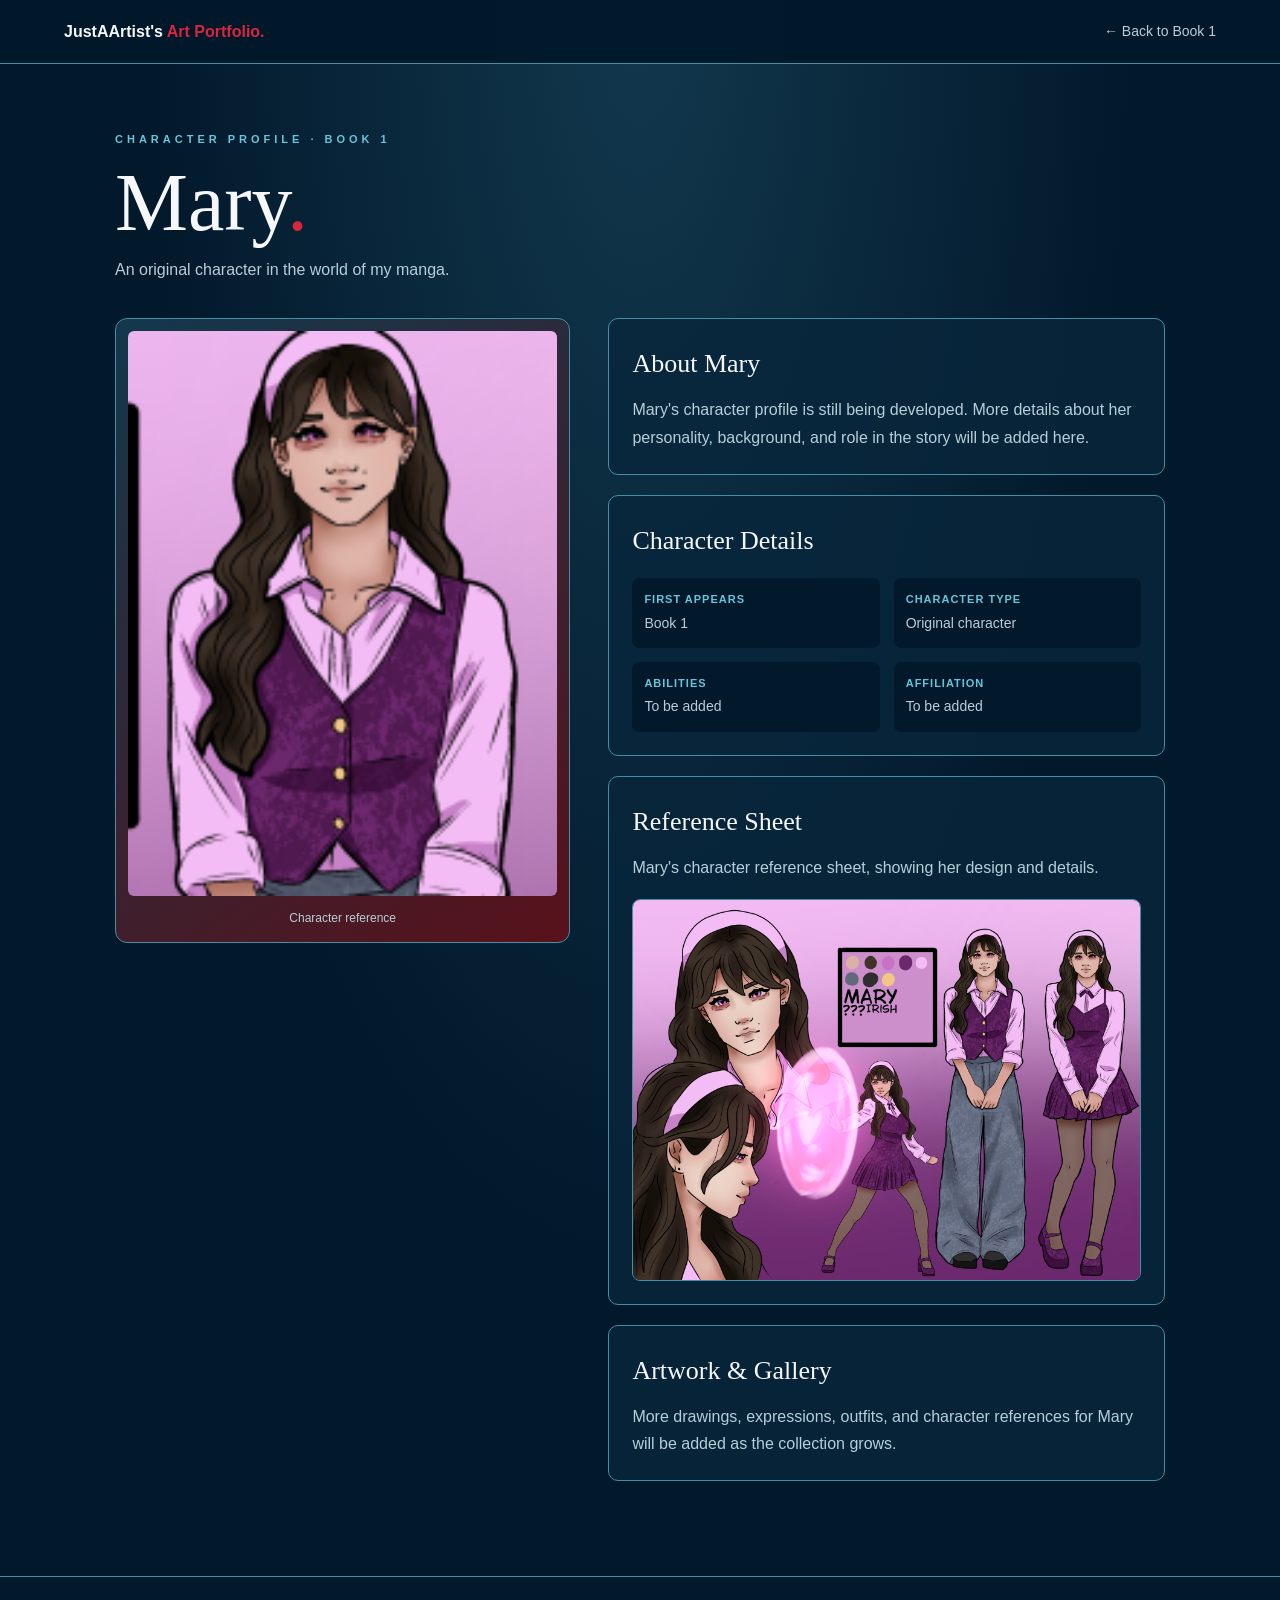
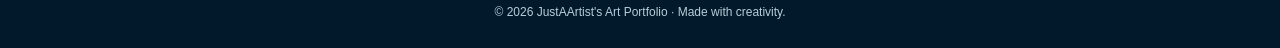
<file: mary.html>
<!DOCTYPE html>
<html lang="en">
<head>
  <meta charset="UTF-8">
  <meta name="viewport" content="width=device-width, initial-scale=1.0">

  <title>Mary | JustAArtist's Art Portfolio</title>

  <style>
    :root {
      --background: #02182B;
      --card: #08263B;
      --text: #F5F7FA;
      --muted: #B7CEDA;
      --red: #D7263D;
      --border: #448FA3;
      --accent: #68C5DB;
    }

    * {
      box-sizing: border-box;
    }

    body {
      margin: 0;
      background:
        radial-gradient(ellipse at 50% 0%, #12384D 0%, transparent 55%),
        var(--background);
      color: var(--text);
      font-family: Arial, sans-serif;
      line-height: 1.7;
    }

    a {
      color: inherit;
      text-decoration: none;
    }

    header {
      position: sticky;
      top: 0;
      z-index: 5;
      padding: 18px 5%;
      display: flex;
      justify-content: space-between;
      align-items: center;
      flex-wrap: wrap;
      gap: 15px;
      background: rgba(2, 24, 43, 0.96);
      border-bottom: 1px solid var(--border);
    }

    .logo {
      font-weight: bold;
    }

    .logo span,
    .red {
      color: var(--red);
    }

    .back {
      color: var(--muted);
      font-size: 14px;
    }

    .back:hover {
      color: var(--accent);
    }

    main {
      width: 90%;
      max-width: 1050px;
      margin: auto;
      padding: 55px 0 75px;
    }

    .eyebrow {
      color: var(--accent);
      text-transform: uppercase;
      letter-spacing: 4px;
      font-size: 11px;
      font-weight: bold;
    }

    h1, h2 {
      font-family: Georgia, serif;
      font-weight: normal;
    }

    h1 {
      font-size: clamp(48px, 8vw, 82px);
      line-height: 1.05;
      margin: 10px 0;
    }

    .subtitle {
      color: var(--muted);
      margin-top: 0;
    }

    .profile-layout {
      display: grid;
      grid-template-columns: minmax(0, 0.9fr) minmax(0, 1.1fr);
      gap: 38px;
      align-items: start;
      margin-top: 35px;
    }

    .portrait-frame {
      padding: 12px;
      border: 1px solid var(--border);
      border-radius: 12px;
      background: linear-gradient(145deg, #12384D, #58111A);
    }

    .portrait-frame img {
      display: block;
      width: 100%;
      max-height: 650px;
      object-fit: contain;
      border-radius: 6px;
      background: var(--card);
    }

    .portrait-caption {
      text-align: center;
      color: var(--muted);
      font-size: 12px;
      margin: 12px 0 2px;
    }

    .profile-section {
      padding: 23px;
      margin-bottom: 20px;
      background: rgba(8, 38, 59, 0.8);
      border: 1px solid var(--border);
      border-radius: 10px;
    }

    .profile-section h2 {
      margin: 0 0 10px;
      font-size: 26px;
    }

    .profile-section p {
      color: var(--muted);
      margin: 0;
    }

    .detail-list {
      display: grid;
      grid-template-columns: 1fr 1fr;
      gap: 14px;
      margin-top: 15px;
    }

    .detail {
      padding: 12px;
      border-radius: 7px;
      background: #02182B;
    }

    .detail strong {
      display: block;
      color: var(--accent);
      font-size: 11px;
      letter-spacing: 1px;
      text-transform: uppercase;
    }

    .detail span {
      color: var(--muted);
      font-size: 14px;
    }

    .placeholder-note {
      color: var(--muted);
      font-size: 12px;
      text-align: center;
      margin-top: 12px;
    }

    footer {
      border-top: 1px solid var(--border);
      text-align: center;
      padding: 25px;
      color: var(--muted);
      font-size: 12px;
    }

    @media (max-width: 700px) {
      .profile-layout {
        grid-template-columns: 1fr;
      }

      .portrait-frame {
        max-width: 500px;
        margin: auto;
        width: 100%;
      }

      main {
        padding-top: 35px;
      }
    }
  </style>
  <link rel="stylesheet" href="page-transitions.css">
<script src="page-transitions.js" defer></script>
</head>

<body>
  <header>
    <a class="logo" href="index.html">
      JustAArtist's <span>Art Portfolio.</span>
    </a>
    <a class="back" href="characters.html#book-1">
      ← Back to Book 1
    </a>
  </header>

  <main>
    <p class="eyebrow">Character Profile · Book 1</p>
    <h1>Mary<span class="red">.</span></h1>
    <p class="subtitle">
      An original character in the world of my manga.
    </p>

    <div class="profile-layout">
      <div>
        <div class="portrait-frame">
          <img src="images/Marypro.PNG" alt="Mary's character portrait">
          <p class="portrait-caption">
            Character reference
          </p>
        </div>
      </div>

      <div>
        <section class="profile-section">
          <h2>About Mary</h2>
          <p>
            Mary's character profile is still being developed.
            More details about her personality, background, and
            role in the story will be added here.
          </p>
        </section>

        <section class="profile-section">
          <h2>Character Details</h2>

          <div class="detail-list">
            <div class="detail">
              <strong>First Appears</strong>
              <span>Book 1</span>
            </div>

            <div class="detail">
              <strong>Character Type</strong>
              <span>Original character</span>
            </div>

            <div class="detail">
              <strong>Abilities</strong>
              <span>To be added</span>
            </div>

            <div class="detail">
              <strong>Affiliation</strong>
              <span>To be added</span>
            </div>
          </div>
        </section>

        
<section class="profile-section">
  <h2>Reference Sheet</h2>
  <p>
    Mary's character reference sheet, showing her design and details.
  </p>

  <img
    src="images/MaryRefsheet.webp"
    alt="Mary's full character reference sheet"
    style="display:block; width:100%; height:auto; margin-top:18px; border:1px solid var(--border); border-radius:8px;"
  >
</section>

<section class="profile-section">
  <h2>Artwork & Gallery</h2>
  <p>
    More drawings, expressions, outfits, and character references
    for Mary will be added as the collection grows.
  </p>
</section>

      </div>
    </div>
  </main>

  <footer>
    © <span id="year"></span> JustAArtist's Art Portfolio · Made with creativity.
  </footer>

  <script>
    document.getElementById("year").textContent =
      new Date().getFullYear();
  </script>
</body>
</html>
</file>
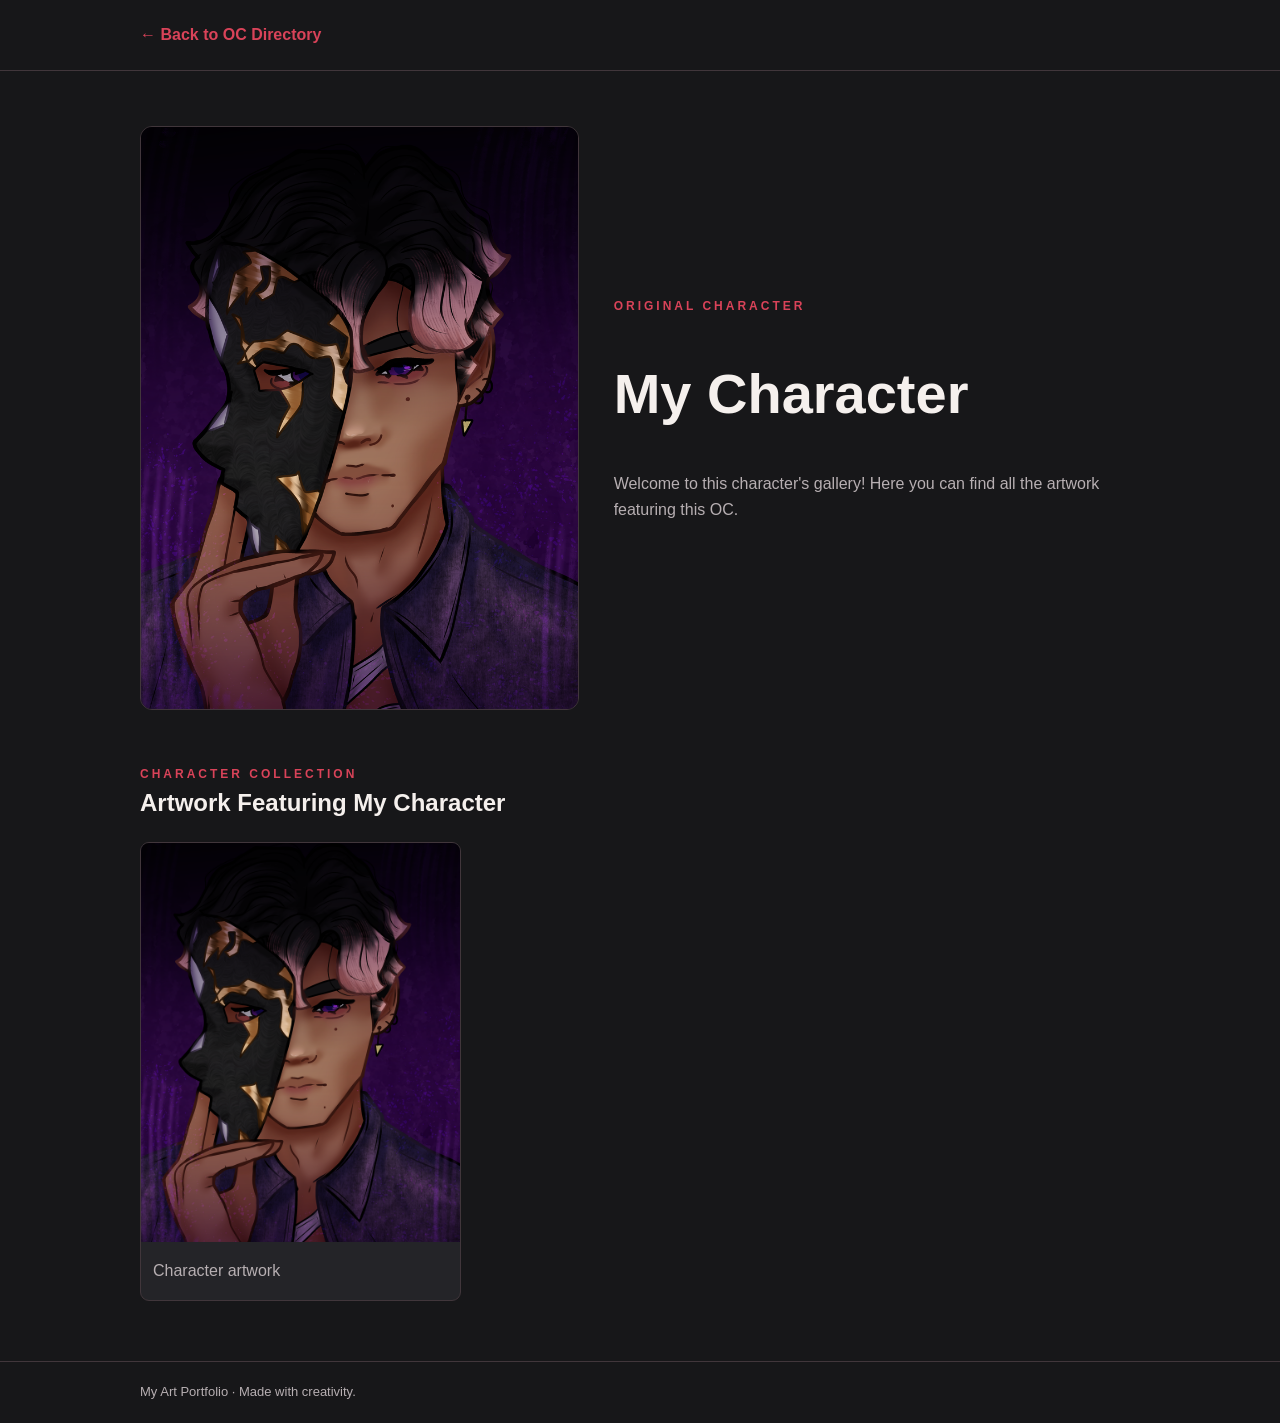
<file: oc-my-character.html>
<!DOCTYPE html>
<html lang="en">
<head>
  <meta charset="UTF-8">
  <meta name="viewport" content="width=device-width, initial-scale=1">
  <title>My Character | Art Portfolio</title>

  <style>
    :root {
      --background: #171719;
      --card: #242428;
      --text: #f5f0ed;
      --muted: #b7afb2;
      --red: #d94359;
      --border: #41363b;
    }

    * { box-sizing: border-box; }

    body {
      margin: 0;
      background: var(--background);
      color: var(--text);
      font-family: Arial, sans-serif;
      line-height: 1.6;
    }

    a {
      color: inherit;
      text-decoration: none;
    }

    a:hover { color: var(--red); }

    .container {
      width: 90%;
      max-width: 1000px;
      margin: auto;
    }

    header {
      padding: 22px 0;
      border-bottom: 1px solid var(--border);
    }

    .back {
      color: var(--red);
      font-weight: bold;
    }

    .profile {
      display: grid;
      grid-template-columns: minmax(0, 1fr) minmax(0, 1.2fr);
      gap: 35px;
      align-items: center;
      padding-top: 55px;
      padding-bottom: 55px;
    }

    .portrait {
      width: 100%;
      display: block;
      border-radius: 12px;
      border: 1px solid var(--border);
    }

    .eyebrow {
      color: var(--red);
      text-transform: uppercase;
      letter-spacing: 3px;
      font-size: 12px;
      font-weight: bold;
    }

    h1 { font-size: clamp(32px, 5vw, 56px); line-height: 1.1; }

    h2 { margin-top: 0; }

    p { color: var(--muted); }

    .artwork-grid {
      display: grid;
      grid-template-columns: repeat(3, minmax(0, 1fr));
      gap: 18px;
      padding-bottom: 60px;
    }

    .artwork-card {
      overflow: hidden;
      border: 1px solid var(--border);
      border-radius: 9px;
      background: var(--card);
    }

    .artwork-card img {
      display: block;
      width: 100%;
      aspect-ratio: 4 / 5;
      object-fit: cover;
    }

    .artwork-card p { padding: 0 12px; }

    footer {
      border-top: 1px solid var(--border);
      padding: 20px 0;
      color: var(--muted);
      font-size: 13px;
    }

    @media (max-width: 650px) {
      .profile { grid-template-columns: 1fr; }
      .artwork-grid { grid-template-columns: repeat(2, minmax(0, 1fr)); }
    }
  </style>
  <link rel="stylesheet" href="page-transitions.css">
<script src="page-transitions.js" defer></script>
</head>

<body>
  <header>
    <div class="container">
      <a class="back" href="index.html#characters">
        ← Back to OC Directory
      </a>
    </div>
  </header>

  <main>
    <section class="container profile">
      <img
        class="portrait"
        src="images/my-oc.png.webp"
        alt="Portrait of my original character"
      >

      <div>
        <div class="eyebrow">Original Character</div>
        <h1>My Character</h1>
        <p>
          Welcome to this character's gallery!
          Here you can find all the artwork featuring this OC.
        </p>
      </div>
    </section>

    <section class="container">
      <div class="eyebrow">Character Collection</div>
      <h2>Artwork Featuring My Character</h2>

      <div class="artwork-grid">

        <!-- Add every new drawing of this character in this section. -->
        <article class="artwork-card">
          <img
            src="images/my-oc.png.webp"
            alt="My character artwork"
          >
          <p>Character artwork</p>
        </article>

      </div>
    </section>
  </main>

  <footer>
    <div class="container">My Art Portfolio · Made with creativity.</div>
  </footer>
</body>
</html>
</file>
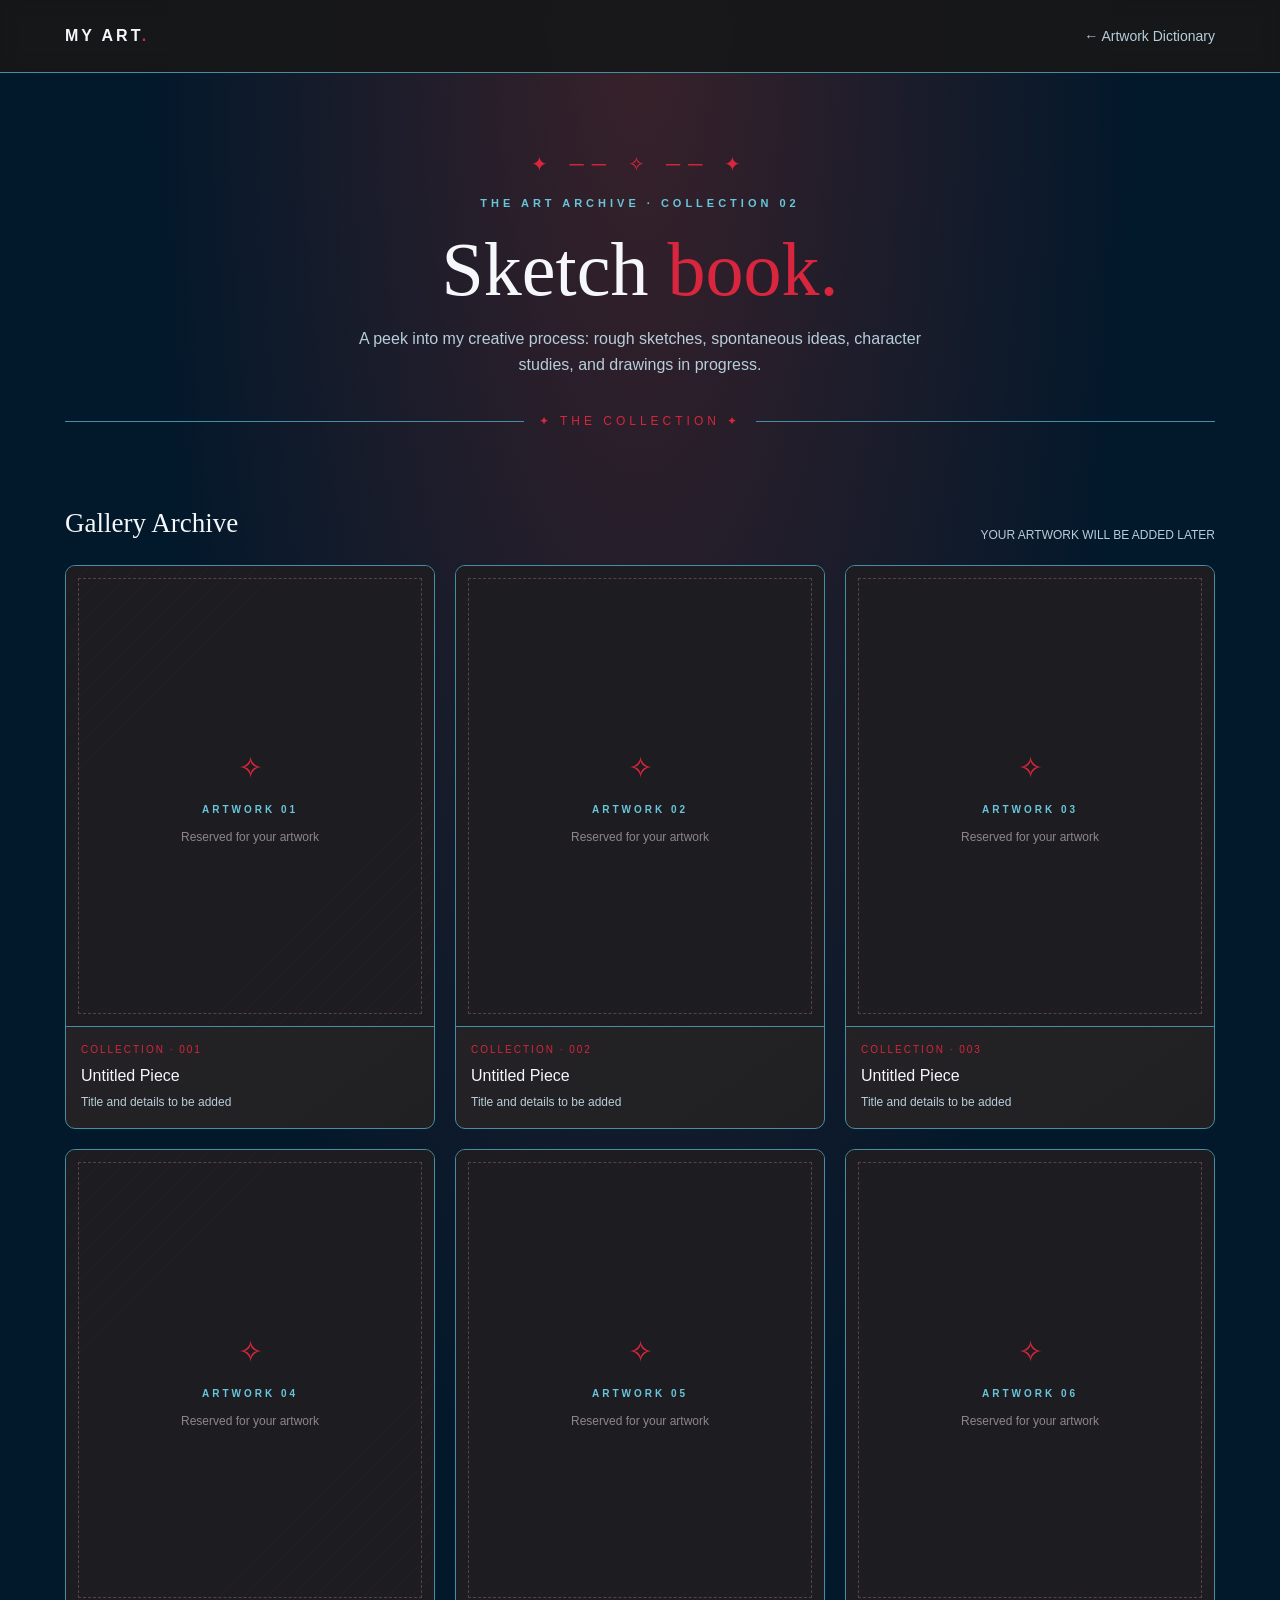
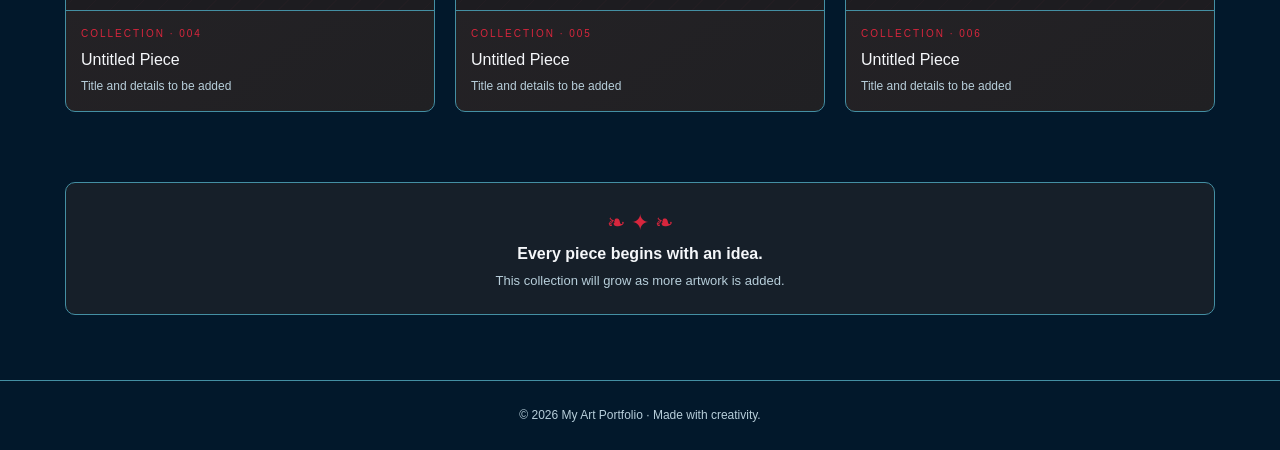
<file: sketches.html>
<!DOCTYPE html>
<html lang="en">
<head>
  <meta charset="UTF-8">
  <meta name="viewport" content="width=device-width, initial-scale=1">
  <title>Sketches | My Art Portfolio</title>

  <style>
    :root {
  --background: #02182B;
  --card: #08263B;
  --text: #F5F7FA;
  --muted: #B7CEDA;

  --red: #D7263D;
  --border: #448FA3;
  --accent: #68C5DB;

  --sky-blue: #68C5DB;
  --pacific-cyan: #448FA3;
  --dodger-blue: #0197F6;
  --classic-crimson: #D7263D;
  --prussian-blue: #02182B;
  --bright-crimson: #F2003C;
  --dark-red: #7C0A02;
  --vivid-red: #ED2939;
  --deep-burgundy: #58111A;
}

    * {
      box-sizing: border-box;
    }

    body {
      margin: 0;
      background:
        radial-gradient(ellipse at 50% 0%, #39212a 0%, transparent 55%),
        var(--background);
      color: var(--text);
      font-family: Arial, sans-serif;
      line-height: 1.6;
    }

    a {
      color: inherit;
      text-decoration: none;
    }

    .container {
      width: 90%;
      max-width: 1150px;
      margin: auto;
    }

    header {
      position: sticky;
      top: 0;
      z-index: 5;
      background: rgba(23, 23, 25, 0.96);
      border-bottom: 1px solid var(--border);
      backdrop-filter: blur(10px);
    }

    nav {
      min-height: 72px;
      display: flex;
      justify-content: space-between;
      align-items: center;
      gap: 15px;
      flex-wrap: wrap;
    }

    .logo {
      font-weight: bold;
      letter-spacing: 3px;
    }

    .red {
      color: var(--red);
    }

    .back {
      color: var(--muted);
      font-size: 14px;
    }

    .back:hover {
      color: var(--accent);
    }

    .hero {
      padding: 75px 0 35px;
      text-align: center;
    }

    .ornament {
      color: var(--red);
      letter-spacing: 8px;
      font-size: 20px;
    }

    .eyebrow {
      color: var(--accent);
      text-transform: uppercase;
      letter-spacing: 4px;
      font-size: 11px;
      font-weight: bold;
      margin-top: 15px;
    }

    h1 {
      font-family: Georgia, serif;
      font-size: clamp(42px, 7vw, 76px);
      line-height: 1.1;
      margin: 15px 0;
      font-weight: normal;
    }

    .intro {
      max-width: 620px;
      margin: 0 auto;
      color: var(--muted);
    }

    .divider {
      display: flex;
      align-items: center;
      gap: 15px;
      margin: 35px 0;
      color: var(--red);
      letter-spacing: 4px;
      font-size: 12px;
    }

    .divider::before,
    .divider::after {
      content: "";
      height: 1px;
      background: var(--border);
      flex: 1;
    }

    .archive-heading {
      display: flex;
      justify-content: space-between;
      align-items: end;
      gap: 15px;
      flex-wrap: wrap;
      margin-bottom: 20px;
    }

    .archive-heading h2 {
      font-family: Georgia, serif;
      font-size: 27px;
      font-weight: normal;
      margin: 0;
    }

    .archive-heading p {
      color: var(--muted);
      font-size: 12px;
      margin: 0;
    }

    .art-grid {
      display: grid;
      grid-template-columns: repeat(3, minmax(0, 1fr));
      gap: 20px;
      padding-bottom: 70px;
    }

    .art-card {
      min-width: 0;
      overflow: hidden;
      border: 1px solid var(--border);
      border-radius: 10px;
      background: linear-gradient(145deg, #292428, #202023);
      transition: border-color 0.2s, transform 0.2s;
    }

    .art-card:hover {
      border-color: var(--red);
      transform: translateY(-4px);
    }

    .art-frame {
      aspect-ratio: 4 / 5;
      padding: 12px;
      background:
        repeating-linear-gradient(
          135deg,
          transparent,
          transparent 16px,
          rgba(217, 67, 89, 0.025) 16px,
          rgba(217, 67, 89, 0.025) 17px
        ),
        #1d1c20;
    }

    .frame-inner {
      width: 100%;
      height: 100%;
      border: 1px dashed #59404a;
      display: flex;
      flex-direction: column;
      justify-content: center;
      align-items: center;
      text-align: center;
      padding: 12px;
      gap: 10px;
    }

    .frame-symbol {
      font-family: Georgia, serif;
      color: var(--red);
      font-size: 30px;
    }

    .frame-label {
      color: var(--accent);
      font-size: 10px;
      letter-spacing: 3px;
      font-weight: bold;
    }

    .frame-note {
      color: #8f858b;
      font-size: 12px;
    }

    .art-info {
      padding: 15px;
      border-top: 1px solid var(--border);
    }

    .art-number {
      color: var(--red);
      font-size: 10px;
      letter-spacing: 2px;
    }

    .art-info h3 {
      margin: 5px 0;
      font-size: 16px;
      font-weight: normal;
    }

    .art-info p {
      color: var(--muted);
      font-size: 12px;
      margin: 0;
    }

    .bottom-note {
      border: 1px solid var(--border);
      border-radius: 10px;
      padding: 22px;
      text-align: center;
      margin-bottom: 65px;
      background: rgba(36, 36, 40, 0.6);
    }

    .bottom-note .symbol {
      color: var(--red);
      font-size: 22px;
    }

    .bottom-note p {
      color: var(--muted);
      font-size: 13px;
      margin: 5px 0 0;
    }

    footer {
      border-top: 1px solid var(--border);
      padding: 25px 0;
      color: var(--muted);
      font-size: 12px;
      text-align: center;
    }

    /* SKETCHBOOK STYLE */
    body.sketch-page {
  --accent: #68C5DB;
  --red: #D7263D;
}

body.sketch-page .art-card {
  border-radius: 3px;
}

body.sketch-page .frame-inner {
  border-style: dashed;
  border-color: #448FA3;
}

    /* LINEART STYLE */
    body.lineart-page {
      --accent: #dedde5;
      --red: #b7a2dc;
    }

    body.lineart-page .art-frame {
      background: #202027;
    }

    /* FLAT COLOR STYLE */
    body.flat-page {
      --accent: #f0c5a5;
      --red: #e06476;
    }

    body.flat-page .art-frame {
      background:
        linear-gradient(135deg, #33232d, #242b35);
    }

    @media (max-width: 750px) {
      .art-grid {
        grid-template-columns: repeat(2, minmax(0, 1fr));
        gap: 12px;
      }

      .hero {
        padding-top: 50px;
      }
    }

    @media (max-width: 430px) {
      .art-grid {
        grid-template-columns: 1fr;
      }

      .art-frame {
        aspect-ratio: 4 / 4;
      }
    }
  </style>
  <link rel="stylesheet" href="page-transitions.css">
<script src="page-transitions.js" defer></script>
</head>

<body class="finished-page">
  <header>
    <nav class="container">
      <a class="logo" href="index.html">MY ART<span class="red">.</span></a>
      <a class="back" href="artwork.html">← Artwork Dictionary</a>
    </nav>
  </header>

  <main class="container">
    <section class="hero">
      <div class="ornament">✦ ── ✧ ── ✦</div>
      <div class="eyebrow">The Art Archive · Collection 02</div>
      <h1>Sketch <span class="red">book.</span></h1>
      <p class="intro">
  A peek into my creative process: rough sketches,
  spontaneous ideas, character studies, and drawings in progress.
</p>
      <div class="divider">✦ THE COLLECTION ✦</div>
    </section>

    <div class="archive-heading">
      <h2>Gallery Archive</h2>
      <p>YOUR ARTWORK WILL BE ADDED LATER</p>
    </div>

    <div class="art-grid">
      <article class="art-card">
        <div class="art-frame">
          <div class="frame-inner">
            <div class="frame-symbol">✧</div>
            <div class="frame-label">ARTWORK 01</div>
            <div class="frame-note">Reserved for your artwork</div>
          </div>
        </div>
        <div class="art-info">
          <div class="art-number">COLLECTION · 001</div>
          <h3>Untitled Piece</h3>
          <p>Title and details to be added</p>
        </div>
      </article>

      <article class="art-card">
        <div class="art-frame">
          <div class="frame-inner">
            <div class="frame-symbol">✧</div>
            <div class="frame-label">ARTWORK 02</div>
            <div class="frame-note">Reserved for your artwork</div>
          </div>
        </div>
        <div class="art-info">
          <div class="art-number">COLLECTION · 002</div>
          <h3>Untitled Piece</h3>
          <p>Title and details to be added</p>
        </div>
      </article>

      <article class="art-card">
        <div class="art-frame">
          <div class="frame-inner">
            <div class="frame-symbol">✧</div>
            <div class="frame-label">ARTWORK 03</div>
            <div class="frame-note">Reserved for your artwork</div>
          </div>
        </div>
        <div class="art-info">
          <div class="art-number">COLLECTION · 003</div>
          <h3>Untitled Piece</h3>
          <p>Title and details to be added</p>
        </div>
      </article>

      <article class="art-card">
        <div class="art-frame">
          <div class="frame-inner">
            <div class="frame-symbol">✧</div>
            <div class="frame-label">ARTWORK 04</div>
            <div class="frame-note">Reserved for your artwork</div>
          </div>
        </div>
        <div class="art-info">
          <div class="art-number">COLLECTION · 004</div>
          <h3>Untitled Piece</h3>
          <p>Title and details to be added</p>
        </div>
      </article>

      <article class="art-card">
        <div class="art-frame">
          <div class="frame-inner">
            <div class="frame-symbol">✧</div>
            <div class="frame-label">ARTWORK 05</div>
            <div class="frame-note">Reserved for your artwork</div>
          </div>
        </div>
        <div class="art-info">
          <div class="art-number">COLLECTION · 005</div>
          <h3>Untitled Piece</h3>
          <p>Title and details to be added</p>
        </div>
      </article>

      <article class="art-card">
        <div class="art-frame">
          <div class="frame-inner">
            <div class="frame-symbol">✧</div>
            <div class="frame-label">ARTWORK 06</div>
            <div class="frame-note">Reserved for your artwork</div>
          </div>
        </div>
        <div class="art-info">
          <div class="art-number">COLLECTION · 006</div>
          <h3>Untitled Piece</h3>
          <p>Title and details to be added</p>
        </div>
      </article>
    </div>

    <div class="bottom-note">
      <div class="symbol">❧ ✦ ❧</div>
      <strong>Every piece begins with an idea.</strong>
      <p>This collection will grow as more artwork is added.</p>
    </div>
  </main>

  <footer>
    <div class="container">
      © <span id="year"></span> My Art Portfolio · Made with creativity.
    </div>
  </footer>

  <script>
    document.getElementById("year").textContent =
      new Date().getFullYear();
  </script>
</body>
</html>
</file>
<file: page-transitions.css>
/* ==========================================
   JUSTAARTIST — CRIMSON PAGE TRANSITIONS
   ========================================== */

#page-transition {
  position: fixed;
  inset: 0;
  z-index: 99999;
  pointer-events: none;
  background:
    radial-gradient(
      ellipse at 50% 50%,
      rgba(215, 38, 61, 0.95) 0%,
      rgba(124, 10, 2, 0.85) 35%,
      rgba(2, 24, 43, 0.98) 75%
    ),
    #02182B;

  transform: translateY(100%);
  opacity: 1;
  visibility: hidden;
  transition:
    transform 650ms cubic-bezier(0.76, 0, 0.24, 1),
    visibility 0s linear 650ms;
}

#page-transition.active {
  transform: translateY(0);
  visibility: visible;
  transition:
    transform 650ms cubic-bezier(0.76, 0, 0.24, 1),
    visibility 0s;
}

#page-transition::after {
  content: "";
  position: absolute;
  inset: 0;
  background:
    radial-gradient(
      circle at 50% 50%,
      rgba(242, 0, 60, 0.35),
      transparent 55%
    );
  animation: crimsonPulse 1.2s ease-in-out infinite alternate;
}

@keyframes crimsonPulse {
  from {
    opacity: 0.35;
  }

  to {
    opacity: 1;
  }
}

body.page-entering {
  animation: crimsonPageArrive 850ms ease both;
}

@keyframes crimsonPageArrive {
  from {
    opacity: 0;
    transform: translateY(12px);
    filter: blur(5px);
  }

  to {
    opacity: 1;
    transform: translateY(0);
    filter: blur(0);
  }
}

@media (prefers-reduced-motion: reduce) {
  #page-transition,
  #page-transition.active {
    transition: none;
  }

  #page-transition::after {
    animation: none;
  }

  body.page-entering {
    animation: none;
  }
}
</file>
